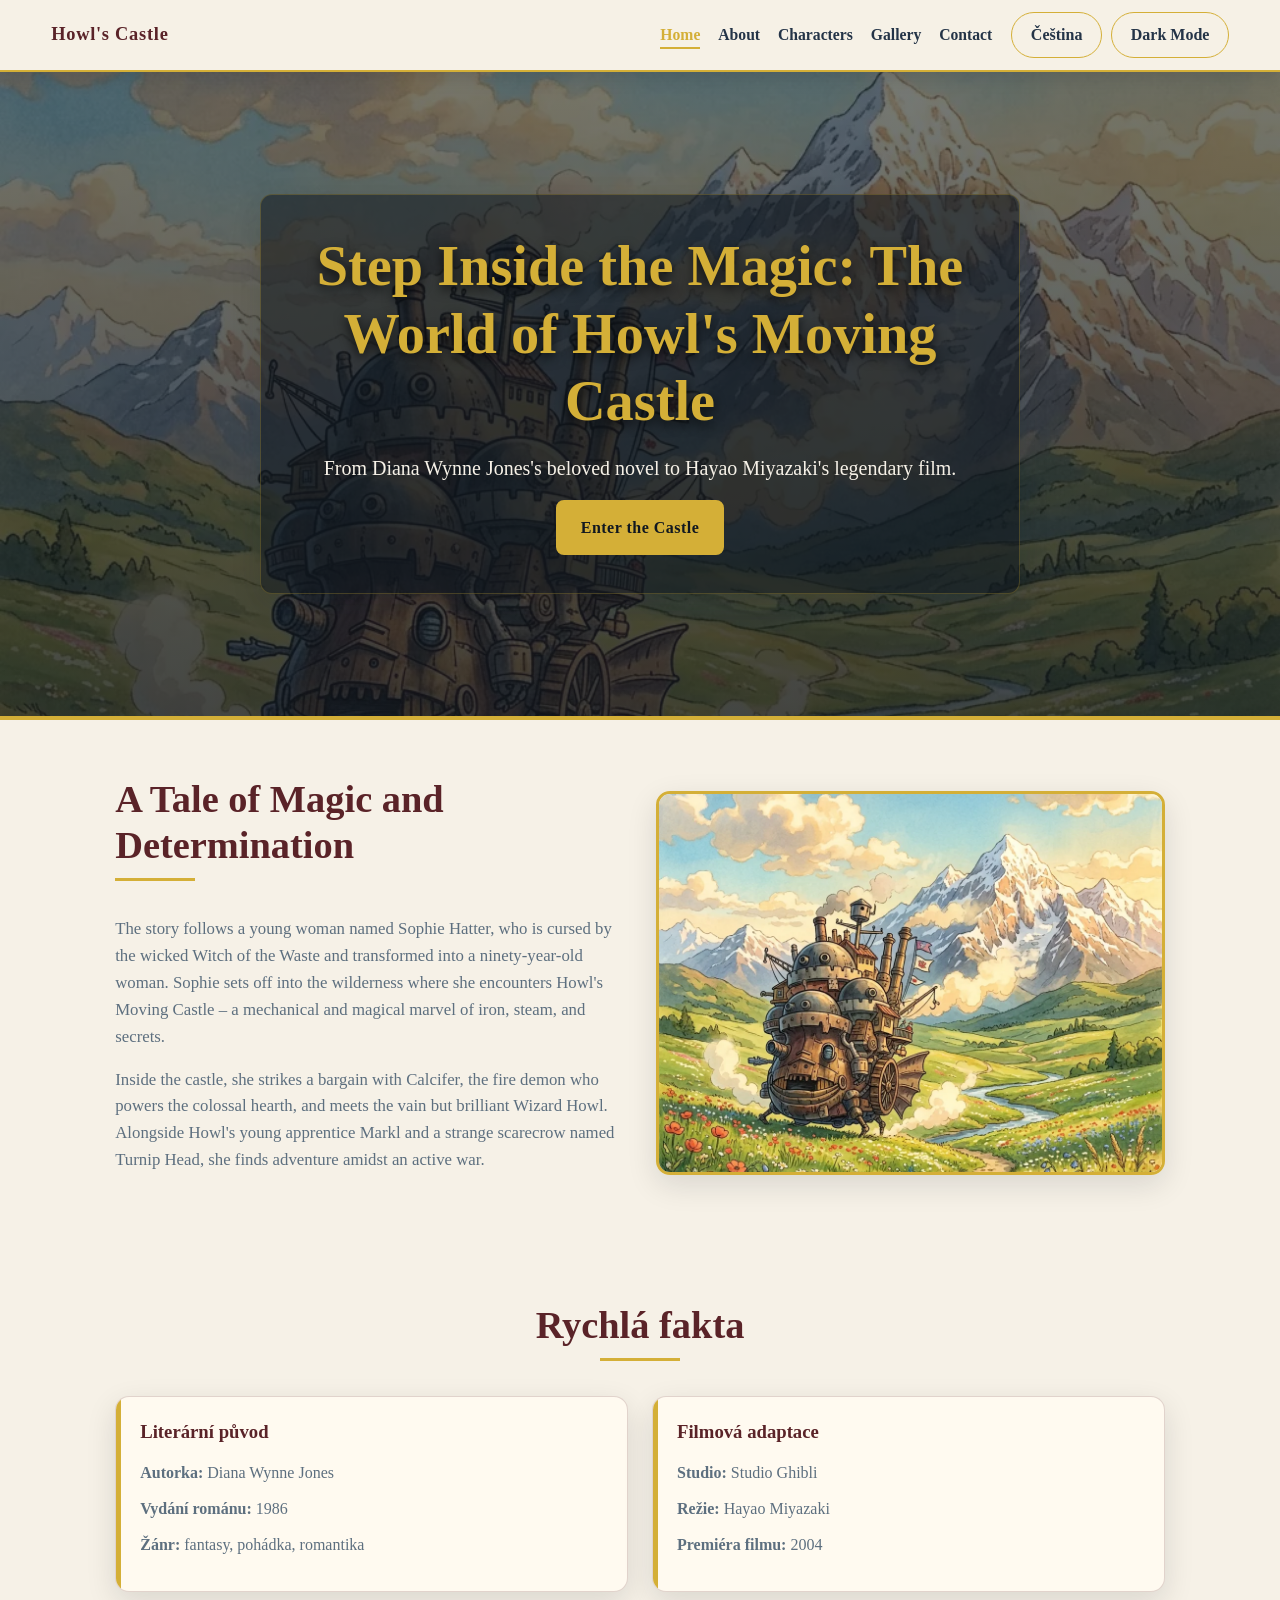
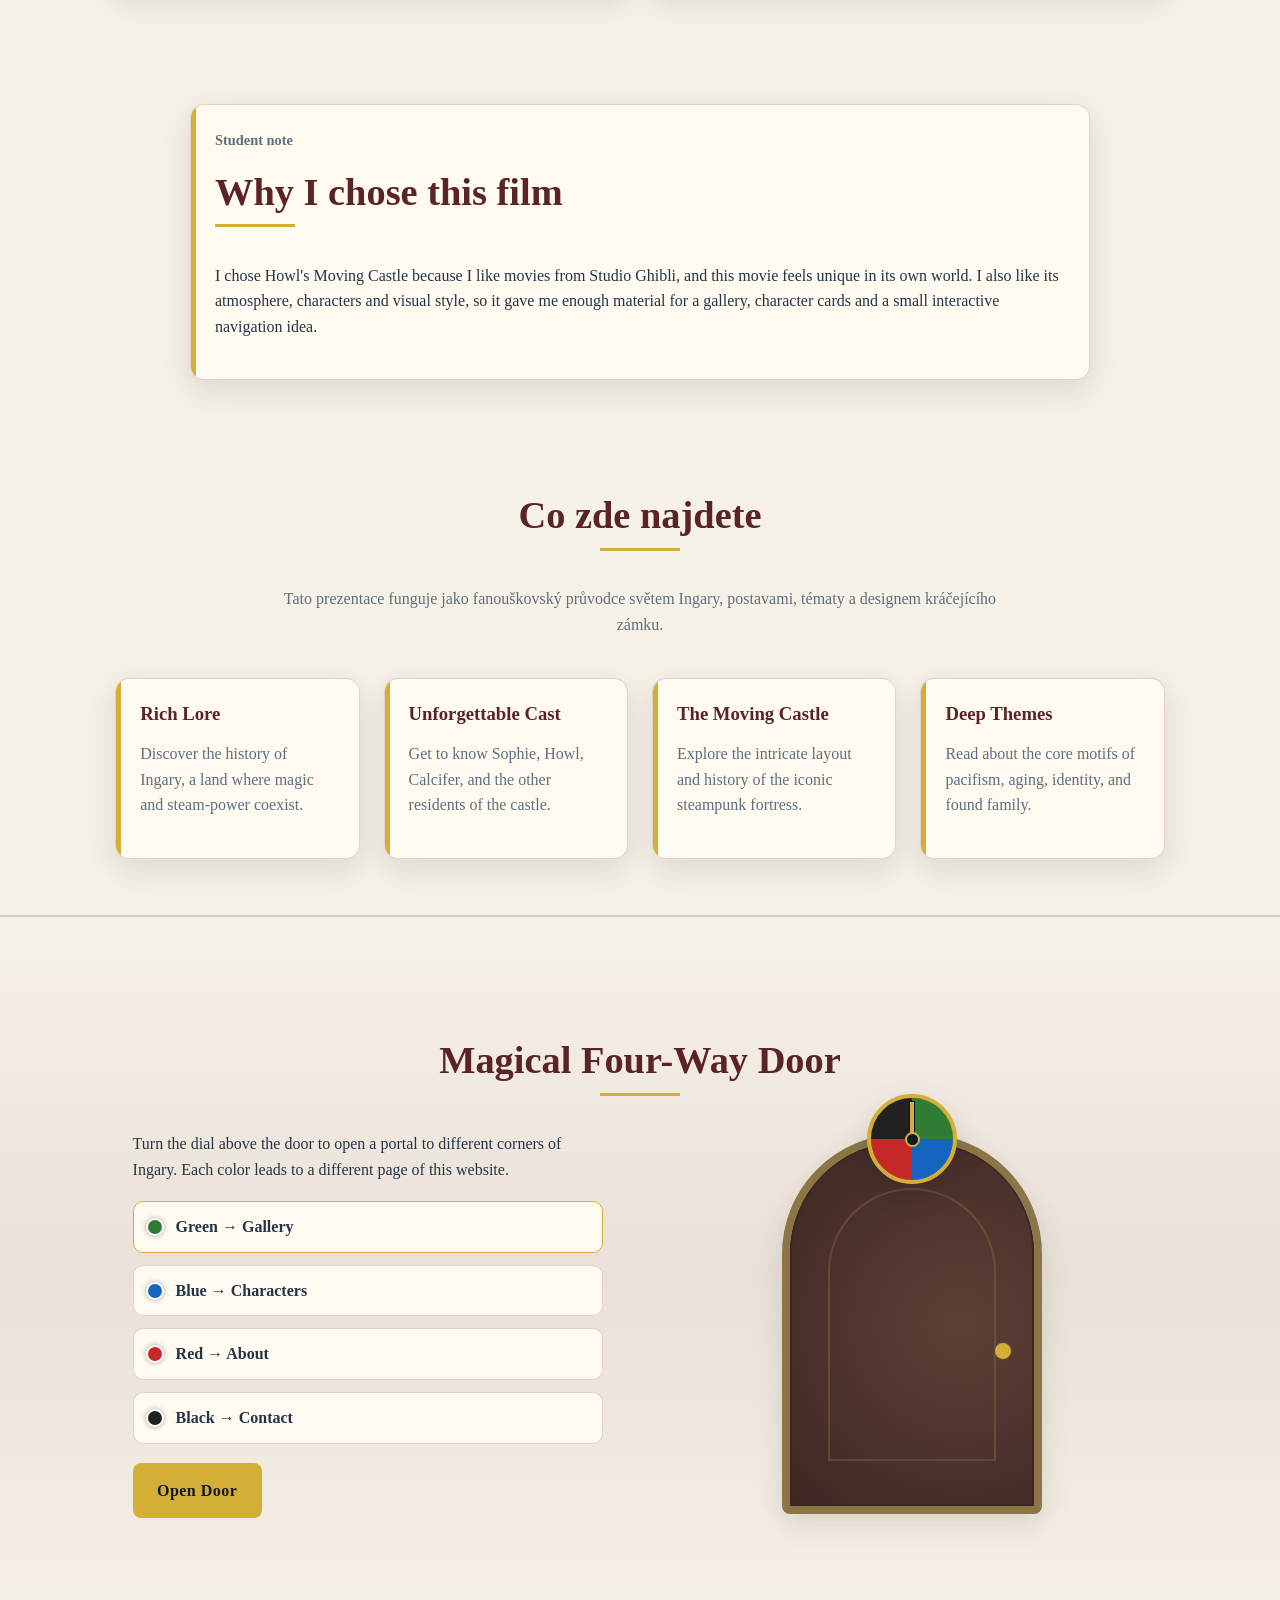
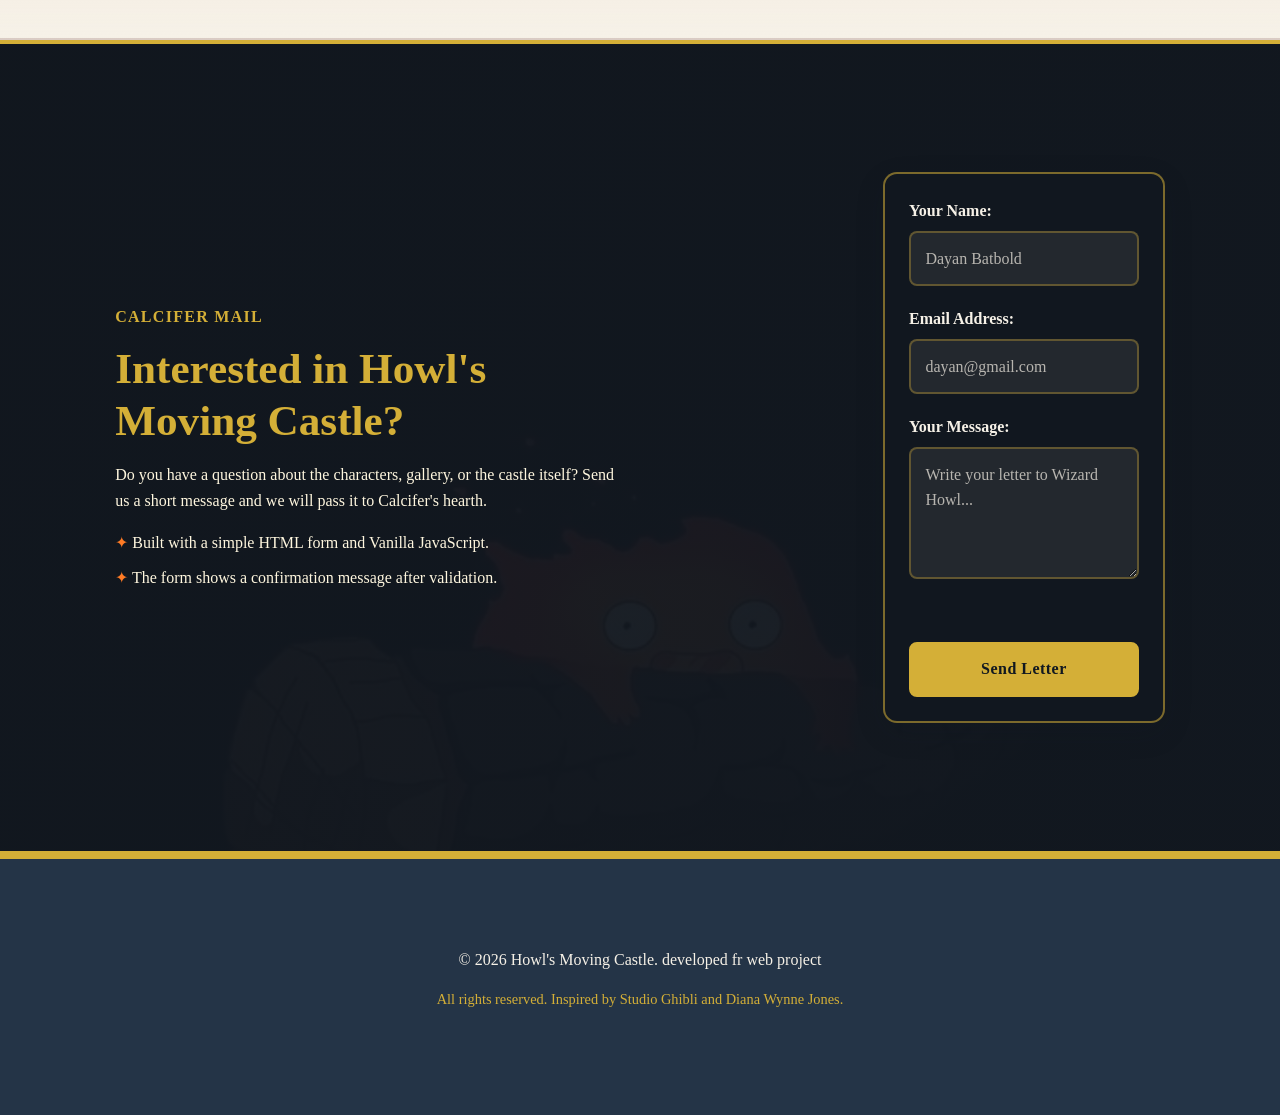
<file: index.html>
<!DOCTYPE html>

<html data-theme="light" lang="en">
<head>
<meta charset="utf-8"/>
<meta content="width=device-width, initial-scale=1.0" name="viewport"/>
<title>Howl's Moving Castle | Home</title>
<meta content="Explore the world of Howl's Moving Castle, its characters, themes, gallery and castle lore." name="description"/>
<meta content="#5a2328" name="theme-color"/>
<link href="https://tufgaming.github.io/howl/index.html" rel="canonical"/>
<meta content="Howlův kráčející zámek | Domovská stránka" property="og:title"/>
<meta content="Vstupte do světa kouzel a dobrodružství. Prozkoumejte Howlův kráčející zámek, postavy, galerii i témata příběhu." property="og:description"/>
<meta content="https://tufgaming.github.io/howl/images/hero_castle.webp" property="og:image"/>
<meta content="https://tufgaming.github.io/howl/index.html" property="og:url"/>
<meta content="website" property="og:type"/>
<meta content="en_US" property="og:locale"/>
<meta content="cs_CZ" property="og:locale:alternate"/>
<meta content="summary_large_image" name="twitter:card"/>
<meta content="Howlův kráčející zámek | Domovská stránka" name="twitter:title"/>
<meta content="Vstupte do světa kouzel a dobrodružství. Prozkoumejte Howlův kráčející zámek, postavy, galerii i témata příběhu." name="twitter:description"/>
<meta content="https://tufgaming.github.io/howl/images/hero_castle.webp" name="twitter:image"/>
<script type="application/ld+json">
  {
    "@context": "https://schema.org",
    "@type": "CreativeWork",
    "name": "Howl's Moving Castle: A Journey Through Ingary",
    "description": "Vstupte do světa kouzel a dobrodružství. Prozkoumejte Howlův kráčející zámek, postavy, galerii i témata příběhu.",
    "about": ["Howl's Moving Castle", "Diana Wynne Jones", "Studio Ghibli", "Hayao Miyazaki"],
    "inLanguage": ["cs", "en"],
    "image": "https://tufgaming.github.io/howl/images/hero_castle.webp",
    "url": "https://tufgaming.github.io/howl/index.html"
  }
  </script>
<link href="css/style.css" rel="stylesheet"/>
</head>
<body>
<div aria-hidden="true" class="star-background">
<div class="star"></div>
<div class="star"></div>
<div class="star"></div>
<div class="star"></div>
<div class="star"></div>
<div class="star"></div>
</div>
<a class="skip-link" href="#main-content">Skip to content</a>
<header class="navbar">
<div class="nav-container">
<div class="logo">
<a aria-label="Home page" href="index.html">
<span>Howl's Castle</span>
</a>
</div>
<button aria-controls="nav-menu" aria-expanded="false" aria-label="Open main menu" class="menu-toggle" id="menu-toggle">
<span class="hamburger-line"></span>
<span class="hamburger-line"></span>
<span class="hamburger-line"></span>
</button>
<nav aria-label="Main navigation" class="nav-menu" id="nav-menu">
<ul class="nav-list">
<li><a aria-current="page" class="nav-link active" data-i18n="nav_home" href="index.html">Home</a></li>
<li><a class="nav-link" data-i18n="nav_about" href="about.html">About</a></li>
<li><a class="nav-link" data-i18n="nav_characters" href="characters.html">Characters</a></li>
<li><a class="nav-link" data-i18n="nav_gallery" href="gallery.html">Gallery</a></li>
<li><a class="nav-link" data-i18n="nav_contact" href="contact.html">Contact</a></li>
</ul>
<div class="nav-controls">
<button aria-label="Switch language" class="control-btn" data-i18n="lang_toggle" id="lang-toggle">Čeština</button>
<button aria-label="Toggle dark or light mode" class="control-btn" data-i18n="theme_dark" id="theme-toggle">Dark Mode</button>
</div>
</nav>
</div>
</header>
<main id="main-content">
<section class="hero" id="hero-banner">
<div class="hero-content">
<h1 data-i18n="hero_title">Step Inside the Magic: The World of Howl's Moving Castle</h1>
<p data-i18n="hero_subtitle">From Diana Wynne Jones's beloved novel to Hayao Miyazaki's legendary film.</p>
<button class="cta-button" data-i18n="hero_cta" id="enter-castle-btn" onclick="document.getElementById('welcome').scrollIntoView({behavior: 'smooth'})">Enter the Castle</button>
</div>
</section>
<section class="container reveal" id="welcome">
<div class="welcome-section">
<div class="welcome-text">
<h2 class="section-title door-inline-title" data-i18n="welcome_title">A Tale of Magic and Determination</h2>
<p data-i18n="welcome_desc1">The story follows a young woman named Sophie Hatter, who is cursed by the wicked Witch of the Waste and transformed into a ninety-year-old woman. Sophie sets off into the wilderness where she encounters Howl's Moving Castle – a mechanical and magical marvel of iron, steam, and secrets.</p>
<p data-i18n="welcome_desc2">Inside the castle, she strikes a bargain with Calcifer, the fire demon who powers the colossal hearth, and meets the vain but brilliant Wizard Howl. Alongside Howl's young apprentice Markl and a strange scarecrow named Turnip Head, she finds adventure amidst an active war.</p>
</div>
<div class="welcome-img-wrapper">
<img alt="Howlův kráčející zámek v zeleném údolí pod horami" height="1024" loading="lazy" src="images/hero_castle.webp" width="1024"/>
</div>
</div>
</section>
<section aria-labelledby="fast-facts-title" class="container reveal">
<h2 class="section-title" id="fast-facts-title">Rychlá fakta</h2>
<div class="fact-grid">
<article class="card">
<h3>Literární původ</h3>
<ul class="fact-list">
<li><strong>Autorka:</strong> Diana Wynne Jones</li>
<li><strong>Vydání románu:</strong> 1986</li>
<li><strong>Žánr:</strong> fantasy, pohádka, romantika</li>
</ul>
</article>
<article class="card">
<h3>Filmová adaptace</h3>
<ul class="fact-list">
<li><strong>Studio:</strong> Studio Ghibli</li>
<li><strong>Režie:</strong> Hayao Miyazaki</li>
<li><strong>Premiéra filmu:</strong> 2004</li>
</ul>
</article>
</div>
</section>
<section aria-labelledby="project-note-title" class="container reveal">
<div class="card project-note">
<p class="comparison-meta" data-i18n="student_note_label">Student note</p>
<h2 class="section-title door-inline-title" data-i18n="student_note_title" id="project-note-title">Why I chose this film</h2>
<p data-i18n="student_note_text">I chose Howl's Moving Castle because I like movies from Studio Ghibli, and this movie feels unique in its own world. I also like its atmosphere, characters and visual style, so it gave me enough material for a gallery, character cards and a small interactive navigation idea.</p>
</div>
</section>
<section class="container reveal" id="features">
<h2 class="section-title">Co zde najdete</h2>
<p class="section-intro">Tato prezentace funguje jako fanouškovský průvodce světem Ingary, postavami, tématy a designem kráčejícího zámku.</p>
<div class="features-grid">
<article class="card">
<h3 data-i18n="feat_lore_title">Rich Lore</h3>
<p data-i18n="feat_lore_desc">Discover the history of Ingary, a land where magic and steam-power coexist.</p>
</article>
<article class="card">
<h3 data-i18n="feat_char_title">Unforgettable Cast</h3>
<p data-i18n="feat_char_desc">Get to know Sophie, Howl, Calcifer, and the other residents of the castle.</p>
</article>
<article class="card">
<h3 data-i18n="feat_castle_title">The Moving Castle</h3>
<p data-i18n="feat_castle_desc">Explore the intricate layout and history of the iconic steampunk fortress.</p>
</article>
<article class="card">
<h3 data-i18n="feat_themes_title">Deep Themes</h3>
<p data-i18n="feat_themes_desc">Read about the core motifs of pacifism, aging, identity, and found family.</p>
</article>
</div>
</section>
<section class="door-navigation-section reveal" id="door-widget">
<div class="container">
<h2 class="section-title" data-i18n="door_title">Magical Four-Way Door</h2>
<div class="door-container">
<div class="door-controls">
<p data-i18n="door_desc">Turn the dial above the door to open a portal to different corners of Ingary. Each color leads to a different page of this website.</p>
<div aria-label="Volba barvy portálu" class="color-indicator-list" role="group">
<button class="color-indicator-item active" data-color="green" type="button">
<span aria-hidden="true" class="color-dot green"></span>
<span data-i18n="door_color_green">Green → Gallery</span>
</button>
<button class="color-indicator-item" data-color="blue" type="button">
<span aria-hidden="true" class="color-dot blue"></span>
<span data-i18n="door_color_blue">Blue → Characters</span>
</button>
<button class="color-indicator-item" data-color="red" type="button">
<span aria-hidden="true" class="color-dot red"></span>
<span data-i18n="door_color_red">Red → About</span>
</button>
<button class="color-indicator-item" data-color="black" type="button">
<span aria-hidden="true" class="color-dot black"></span>
<span data-i18n="door_color_black">Black → Contact</span>
</button>
</div>
<button class="cta-button" data-i18n="door_open_btn" id="door-open-btn">Open Door</button>
</div>
<div aria-label="Interaktivní magické dveře" class="door-visual" id="door-visual">
<div class="door-dial-wrapper">
<div class="dial-sectors"></div>
<div class="dial-pointer" id="dial-pointer"></div>
<div class="dial-center"></div>
</div>
<div class="door-frame">
<div class="portal-glow" id="portal-glow">Galerie</div>
<div class="door-panel" title="Kliknutím otevřete dveře">
<div aria-label="Klika dveří - kliknutím otevřete" class="door-knob" role="button" tabindex="0"></div>
</div>
</div>
</div>
</div>
</div>
</section>
<section aria-labelledby="bottom-contact-title" class="bottom-contact-section reveal">
<div class="container">
<div class="bottom-contact-wrapper">
<div class="bottom-contact-text">
<span class="eyebrow" data-i18n="bottom_contact_eyebrow">Calcifer Mail</span>
<h2 data-i18n="bottom_contact_title" id="bottom-contact-title">Interested in Howl's Moving Castle?</h2>
<p data-i18n="bottom_contact_intro">Do you have a question about the characters, gallery, or the castle itself? Send us a short message and we will pass it to Calcifer's hearth.</p>
<ul class="bottom-contact-points">
<li data-i18n="bottom_contact_point_1">Built with a simple HTML form and Vanilla JavaScript.</li>
<li data-i18n="bottom_contact_point_2">The form shows a confirmation message after validation.</li>
</ul>
</div>
<form class="bottom-contact-form js-mini-contact-form" novalidate="">
<div class="form-group">
<label class="form-label" data-i18n="contact_label_name" for="bottom-name">Your Name:</label>
<input class="form-control" data-i18n="contact_placeholder_name" id="bottom-name" name="mini-name" placeholder="Dayan Batbold" type="text"/>
<span class="form-error-msg" data-i18n="contact_error_name" id="bottom-error-name">Please enter your name (at least 2 characters).</span>
</div>
<div class="form-group">
<label class="form-label" data-i18n="contact_label_email" for="bottom-email">Email Address:</label>
<input class="form-control" data-i18n="contact_placeholder_email" id="bottom-email" name="mini-email" placeholder="dayan@gmail.com" type="email"/>
<span class="form-error-msg" data-i18n="contact_error_email" id="bottom-error-email">Please enter a valid email address.</span>
</div>
<div class="form-group">
<label class="form-label" data-i18n="contact_label_message" for="bottom-message">Your Message:</label>
<textarea class="form-control" data-i18n="contact_placeholder_message" id="bottom-message" name="mini-message" placeholder="Write your letter to Wizard Howl..." rows="4"></textarea>
<span class="form-error-msg" data-i18n="contact_error_message" id="bottom-error-message">Message must be at least 10 characters long.</span>
</div>
<p aria-live="polite" class="mini-form-status"></p>
<button class="cta-button full-width" data-i18n="contact_submit" type="submit">Send Letter</button>
</form>
</div>
</div>
</section>
</main>
<footer class="footer">
<div class="container">
<p data-i18n="footer_copy">© 2026 Howl's Moving Castle. developed fr web project</p>
<p class="footer-credits" data-i18n="footer_rights">All rights reserved. Inspired by Studio Ghibli and Diana Wynne Jones.</p>
</div>
</footer>
<button aria-label="Back to top" class="back-to-top" id="back-to-top">
<span aria-hidden="true" class="back-to-top-arrow"></span>
</button>
<script defer="" src="js/translations.js"></script>
<script defer="" src="js/script.js"></script>
</body>
</html>
</file>
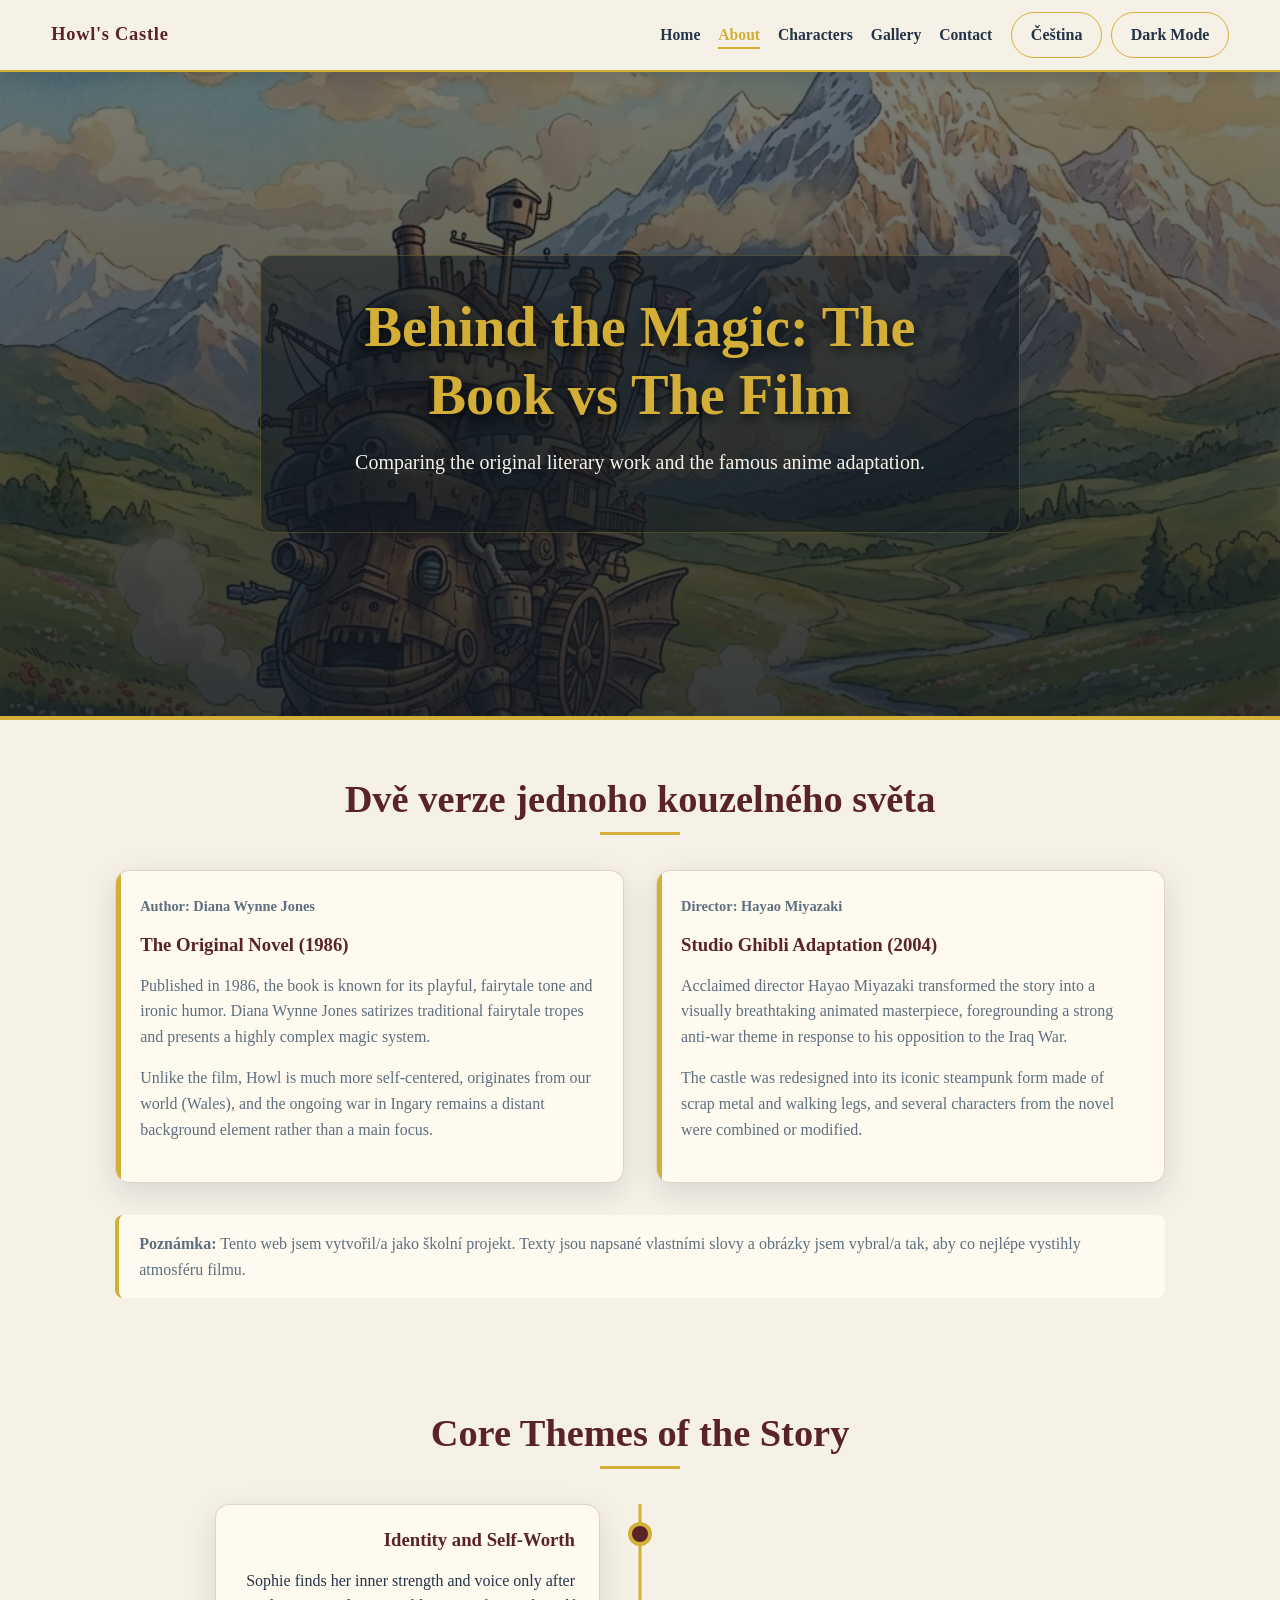
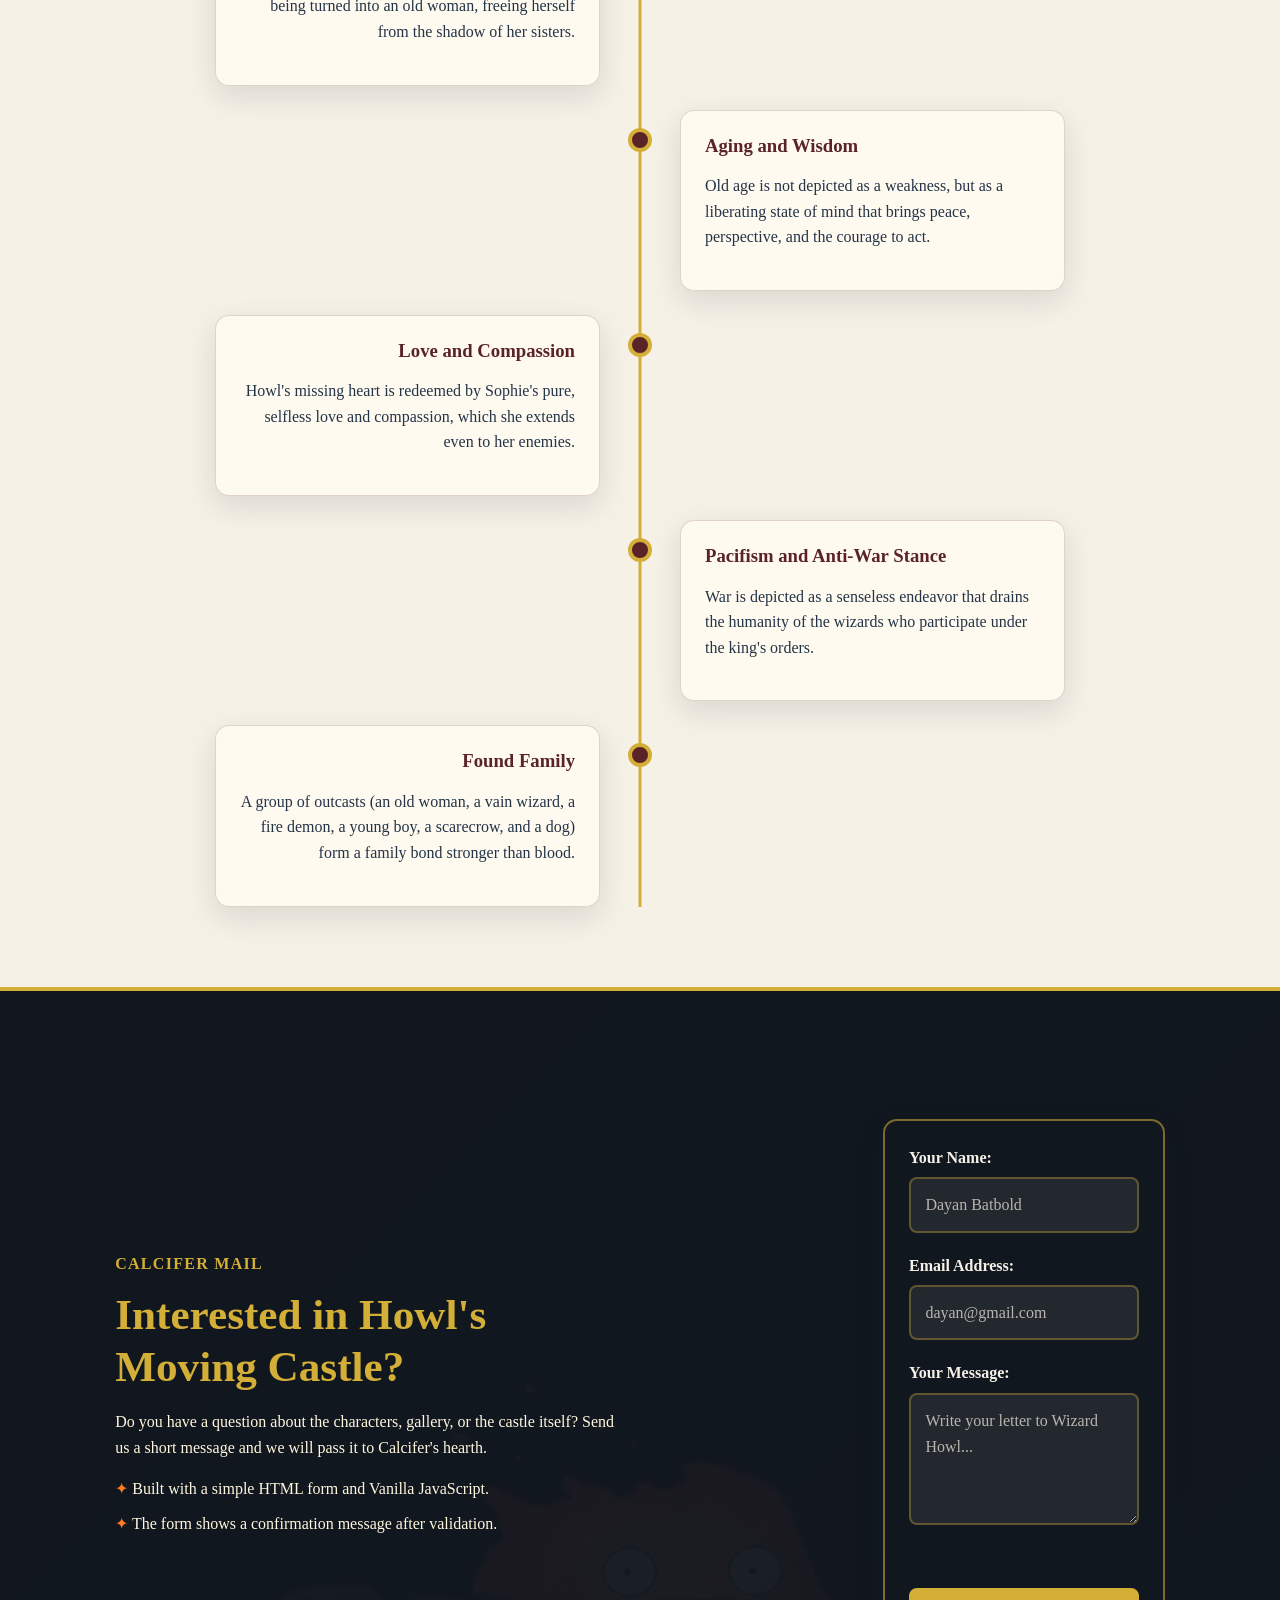
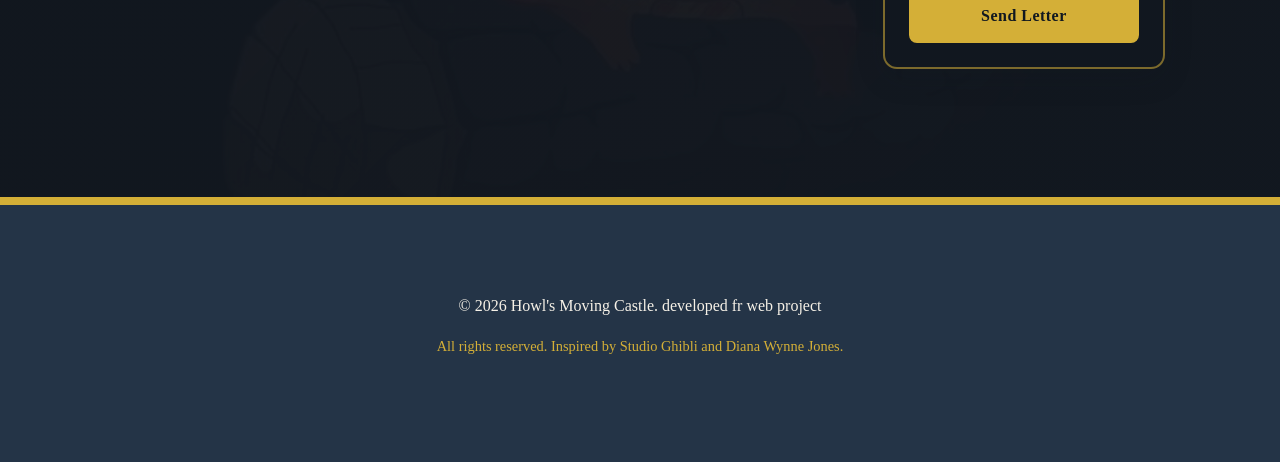
<file: about.html>
<!DOCTYPE html>

<html data-theme="light" lang="en">
<head>
<meta charset="utf-8"/>
<meta content="width=device-width, initial-scale=1.0" name="viewport"/>
<title>About | Howl's Moving Castle</title>
<meta content="A simple comparison of the original novel and the Studio Ghibli film adaptation." name="description"/>
<meta content="#5a2328" name="theme-color"/>
<link href="https://tufgaming.github.io/howl/about.html" rel="canonical"/>
<meta content="O díle | Howlův kráčející zámek" property="og:title"/>
<meta content="Porovnání původního románu Diany Wynne Jones a filmové adaptace Studia Ghibli od Hayaa Miyazakiho." property="og:description"/>
<meta content="https://tufgaming.github.io/howl/images/hero_castle.webp" property="og:image"/>
<meta content="https://tufgaming.github.io/howl/about.html" property="og:url"/>
<meta content="website" property="og:type"/>
<meta content="en_US" property="og:locale"/>
<meta content="cs_CZ" property="og:locale:alternate"/>
<meta content="summary_large_image" name="twitter:card"/>
<meta content="O díle | Howlův kráčející zámek" name="twitter:title"/>
<meta content="Porovnání původního románu Diany Wynne Jones a filmové adaptace Studia Ghibli od Hayaa Miyazakiho." name="twitter:description"/>
<meta content="https://tufgaming.github.io/howl/images/hero_castle.webp" name="twitter:image"/>
<script type="application/ld+json">
  {
    "@context": "https://schema.org",
    "@type": "CreativeWork",
    "name": "Howl's Moving Castle: A Journey Through Ingary",
    "description": "Porovnání původního románu Diany Wynne Jones a filmové adaptace Studia Ghibli od Hayaa Miyazakiho.",
    "about": ["Howl's Moving Castle", "Diana Wynne Jones", "Studio Ghibli", "Hayao Miyazaki"],
    "inLanguage": ["cs", "en"],
    "image": "https://tufgaming.github.io/howl/images/hero_castle.webp",
    "url": "https://tufgaming.github.io/howl/about.html"
  }
  </script>
<link href="css/style.css" rel="stylesheet"/>
</head>
<body>
<div aria-hidden="true" class="star-background">
<div class="star"></div>
<div class="star"></div>
<div class="star"></div>
<div class="star"></div>
<div class="star"></div>
<div class="star"></div>
</div>
<a class="skip-link" href="#main-content">Skip to content</a>
<header class="navbar">
<div class="nav-container">
<div class="logo">
<a aria-label="Home page" href="index.html">
<span>Howl's Castle</span>
</a>
</div>
<button aria-controls="nav-menu" aria-expanded="false" aria-label="Open main menu" class="menu-toggle" id="menu-toggle">
<span class="hamburger-line"></span>
<span class="hamburger-line"></span>
<span class="hamburger-line"></span>
</button>
<nav aria-label="Main navigation" class="nav-menu" id="nav-menu">
<ul class="nav-list">
<li><a class="nav-link" data-i18n="nav_home" href="index.html">Home</a></li>
<li><a aria-current="page" class="nav-link active" data-i18n="nav_about" href="about.html">About</a></li>
<li><a class="nav-link" data-i18n="nav_characters" href="characters.html">Characters</a></li>
<li><a class="nav-link" data-i18n="nav_gallery" href="gallery.html">Gallery</a></li>
<li><a class="nav-link" data-i18n="nav_contact" href="contact.html">Contact</a></li>
</ul>
<div class="nav-controls">
<button aria-label="Switch language" class="control-btn" data-i18n="lang_toggle" id="lang-toggle">Čeština</button>
<button aria-label="Toggle dark or light mode" class="control-btn" data-i18n="theme_dark" id="theme-toggle">Dark Mode</button>
</div>
</nav>
</div>
</header>
<main id="main-content">
<section class="hero page-hero">
<div class="hero-content">
<h1 data-i18n="about_hero_title">Behind the Magic: The Book vs The Film</h1>
<p data-i18n="about_hero_subtitle">Comparing the original literary work and the famous anime adaptation.</p>
</div>
</section>
<section aria-labelledby="comparison-title" class="container reveal">
<h2 class="section-title" id="comparison-title">Dvě verze jednoho kouzelného světa</h2>
<div class="about-comparison-grid">
<article class="card">
<p class="comparison-meta" data-i18n="about_novel_author">Author: Diana Wynne Jones</p>
<h3 data-i18n="about_novel_title">The Original Novel (1986)</h3>
<p data-i18n="about_novel_p1">Published in 1986, the book is known for its playful, fairytale tone and ironic humor. Diana Wynne Jones satirizes traditional fairytale tropes and presents a highly complex magic system.</p>
<p data-i18n="about_novel_p2">Unlike the film, Howl is much more self-centered, originates from our world (Wales), and the ongoing war in Ingary remains a distant background element rather than a main focus.</p>
</article>
<article class="card">
<p class="comparison-meta" data-i18n="about_ghibli_director">Director: Hayao Miyazaki</p>
<h3 data-i18n="about_ghibli_title">Studio Ghibli Adaptation (2004)</h3>
<p data-i18n="about_ghibli_p1">Acclaimed director Hayao Miyazaki transformed the story into a visually breathtaking animated masterpiece, foregrounding a strong anti-war theme in response to his opposition to the Iraq War.</p>
<p data-i18n="about_ghibli_p2">The castle was redesigned into its iconic steampunk form made of scrap metal and walking legs, and several characters from the novel were combined or modified.</p>
</article>
</div>
<div class="source-note">
<strong>Poznámka:</strong> Tento web jsem vytvořil/a jako školní projekt. Texty jsou napsané vlastními slovy a obrázky jsem vybral/a tak, aby co nejlépe vystihly atmosféru filmu.
      </div>
</section>
<section aria-labelledby="themes-title" class="container reveal">
<h2 class="section-title" data-i18n="themes_title" id="themes-title">Core Themes of the Story</h2>
<div class="timeline">
<article class="timeline-item">
<div class="timeline-dot"></div>
<div class="timeline-content">
<h3 data-i18n="theme_1_title">Identity and Self-Worth</h3>
<p data-i18n="theme_1_desc">Sophie finds her inner strength and voice only after being turned into an old woman, freeing herself from the shadow of her sisters.</p>
</div>
</article>
<article class="timeline-item">
<div class="timeline-dot"></div>
<div class="timeline-content">
<h3 data-i18n="theme_2_title">Aging and Wisdom</h3>
<p data-i18n="theme_2_desc">Old age is not depicted as a weakness, but as a liberating state of mind that brings peace, perspective, and the courage to act.</p>
</div>
</article>
<article class="timeline-item">
<div class="timeline-dot"></div>
<div class="timeline-content">
<h3 data-i18n="theme_3_title">Love and Compassion</h3>
<p data-i18n="theme_3_desc">Howl's missing heart is redeemed by Sophie's pure, selfless love and compassion, which she extends even to her enemies.</p>
</div>
</article>
<article class="timeline-item">
<div class="timeline-dot"></div>
<div class="timeline-content">
<h3 data-i18n="theme_4_title">Pacifism and Anti-War Stance</h3>
<p data-i18n="theme_4_desc">War is depicted as a senseless endeavor that drains the humanity of the wizards who participate under the king's orders.</p>
</div>
</article>
<article class="timeline-item">
<div class="timeline-dot"></div>
<div class="timeline-content">
<h3 data-i18n="theme_5_title">Found Family</h3>
<p data-i18n="theme_5_desc">A group of outcasts (an old woman, a vain wizard, a fire demon, a young boy, a scarecrow, and a dog) form a family bond stronger than blood.</p>
</div>
</article>
</div>
</section>
<section aria-labelledby="bottom-contact-title" class="bottom-contact-section reveal">
<div class="container">
<div class="bottom-contact-wrapper">
<div class="bottom-contact-text">
<span class="eyebrow" data-i18n="bottom_contact_eyebrow">Calcifer Mail</span>
<h2 data-i18n="bottom_contact_title" id="bottom-contact-title">Interested in Howl's Moving Castle?</h2>
<p data-i18n="bottom_contact_intro">Do you have a question about the characters, gallery, or the castle itself? Send us a short message and we will pass it to Calcifer's hearth.</p>
<ul class="bottom-contact-points">
<li data-i18n="bottom_contact_point_1">Built with a simple HTML form and Vanilla JavaScript.</li>
<li data-i18n="bottom_contact_point_2">The form shows a confirmation message after validation.</li>
</ul>
</div>
<form class="bottom-contact-form js-mini-contact-form" novalidate="">
<div class="form-group">
<label class="form-label" data-i18n="contact_label_name" for="bottom-name">Your Name:</label>
<input class="form-control" data-i18n="contact_placeholder_name" id="bottom-name" name="mini-name" placeholder="Dayan Batbold" type="text"/>
<span class="form-error-msg" data-i18n="contact_error_name" id="bottom-error-name">Please enter your name (at least 2 characters).</span>
</div>
<div class="form-group">
<label class="form-label" data-i18n="contact_label_email" for="bottom-email">Email Address:</label>
<input class="form-control" data-i18n="contact_placeholder_email" id="bottom-email" name="mini-email" placeholder="dayan@gmail.com" type="email"/>
<span class="form-error-msg" data-i18n="contact_error_email" id="bottom-error-email">Please enter a valid email address.</span>
</div>
<div class="form-group">
<label class="form-label" data-i18n="contact_label_message" for="bottom-message">Your Message:</label>
<textarea class="form-control" data-i18n="contact_placeholder_message" id="bottom-message" name="mini-message" placeholder="Write your letter to Wizard Howl..." rows="4"></textarea>
<span class="form-error-msg" data-i18n="contact_error_message" id="bottom-error-message">Message must be at least 10 characters long.</span>
</div>
<p aria-live="polite" class="mini-form-status"></p>
<button class="cta-button full-width" data-i18n="contact_submit" type="submit">Send Letter</button>
</form>
</div>
</div>
</section>
</main>
<footer class="footer">
<div class="container">
<p data-i18n="footer_copy">© 2026 Howl's Moving Castle. developed fr web project</p>
<p class="footer-credits" data-i18n="footer_rights">All rights reserved. Inspired by Studio Ghibli and Diana Wynne Jones.</p>
</div>
</footer>
<button aria-label="Back to top" class="back-to-top" id="back-to-top">
<span aria-hidden="true" class="back-to-top-arrow"></span>
</button>
<script defer="" src="js/translations.js"></script>
<script defer="" src="js/script.js"></script>
</body>
</html>
</file>
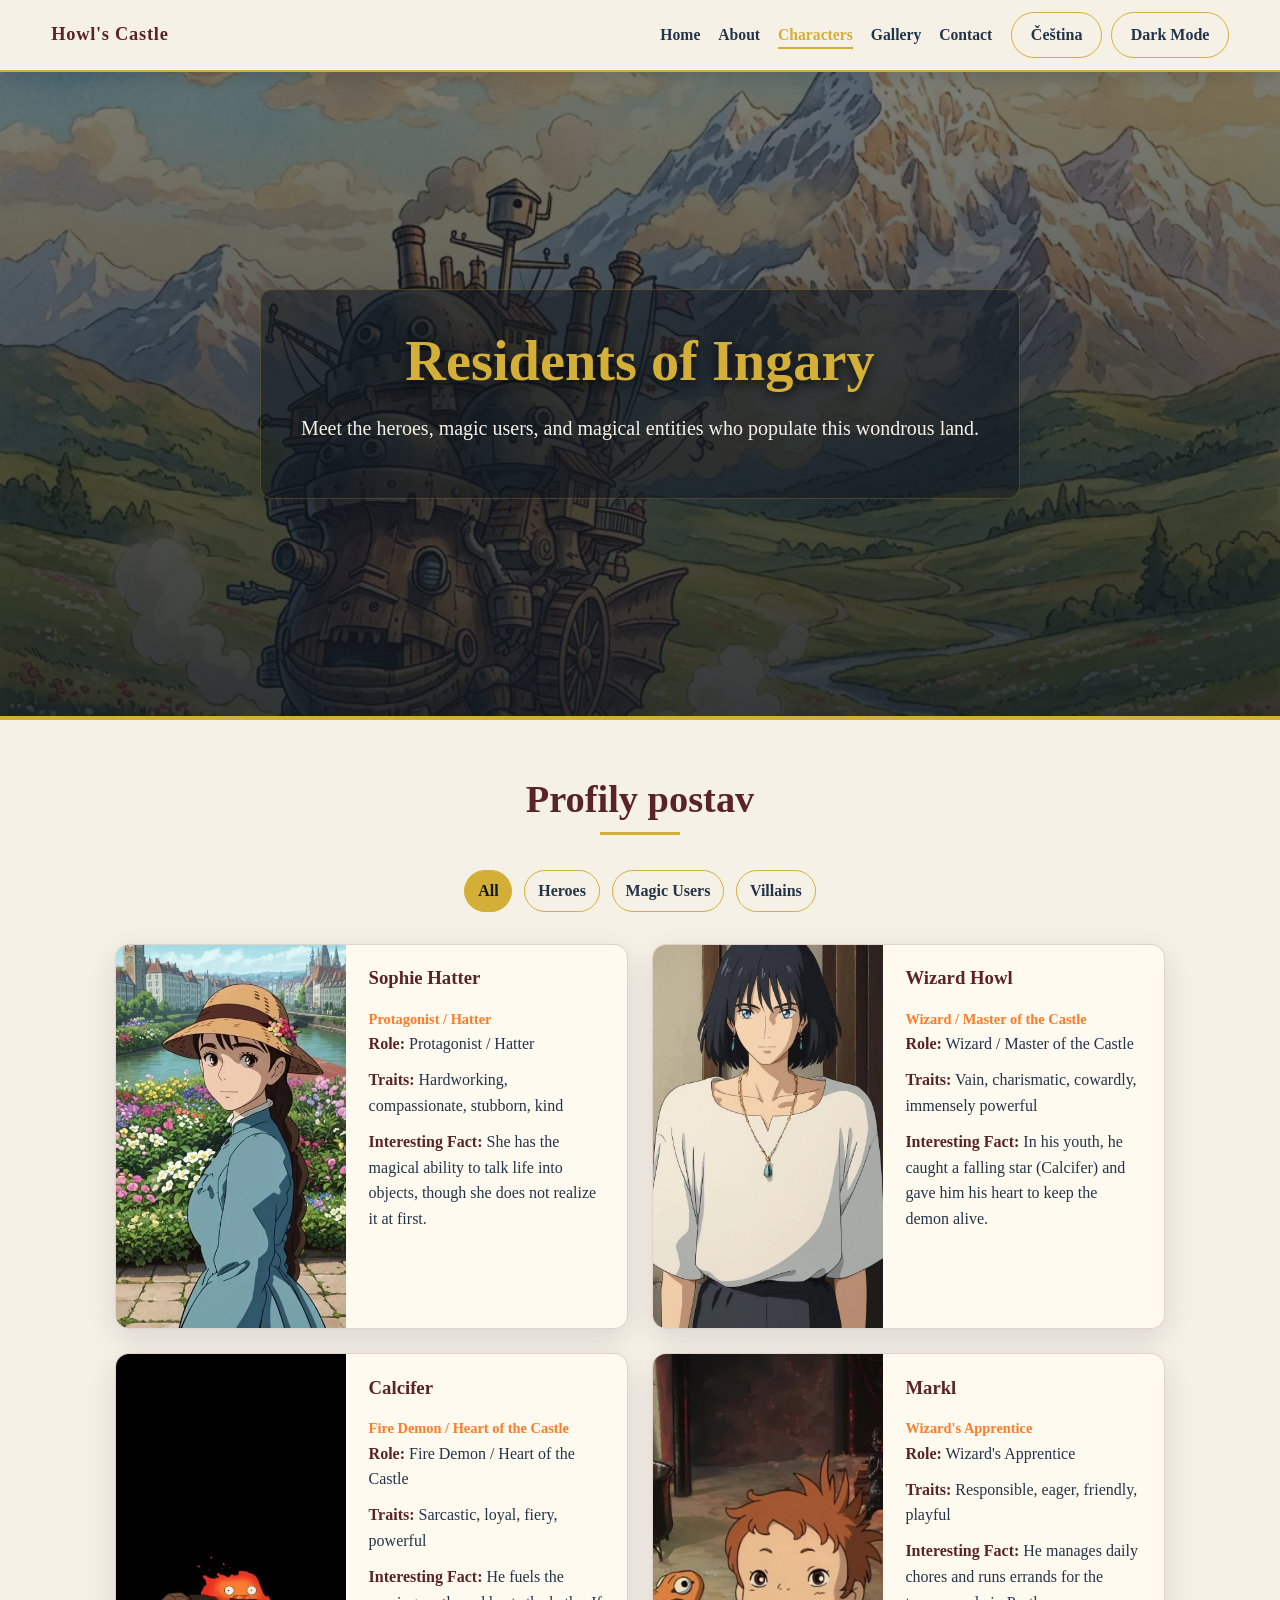
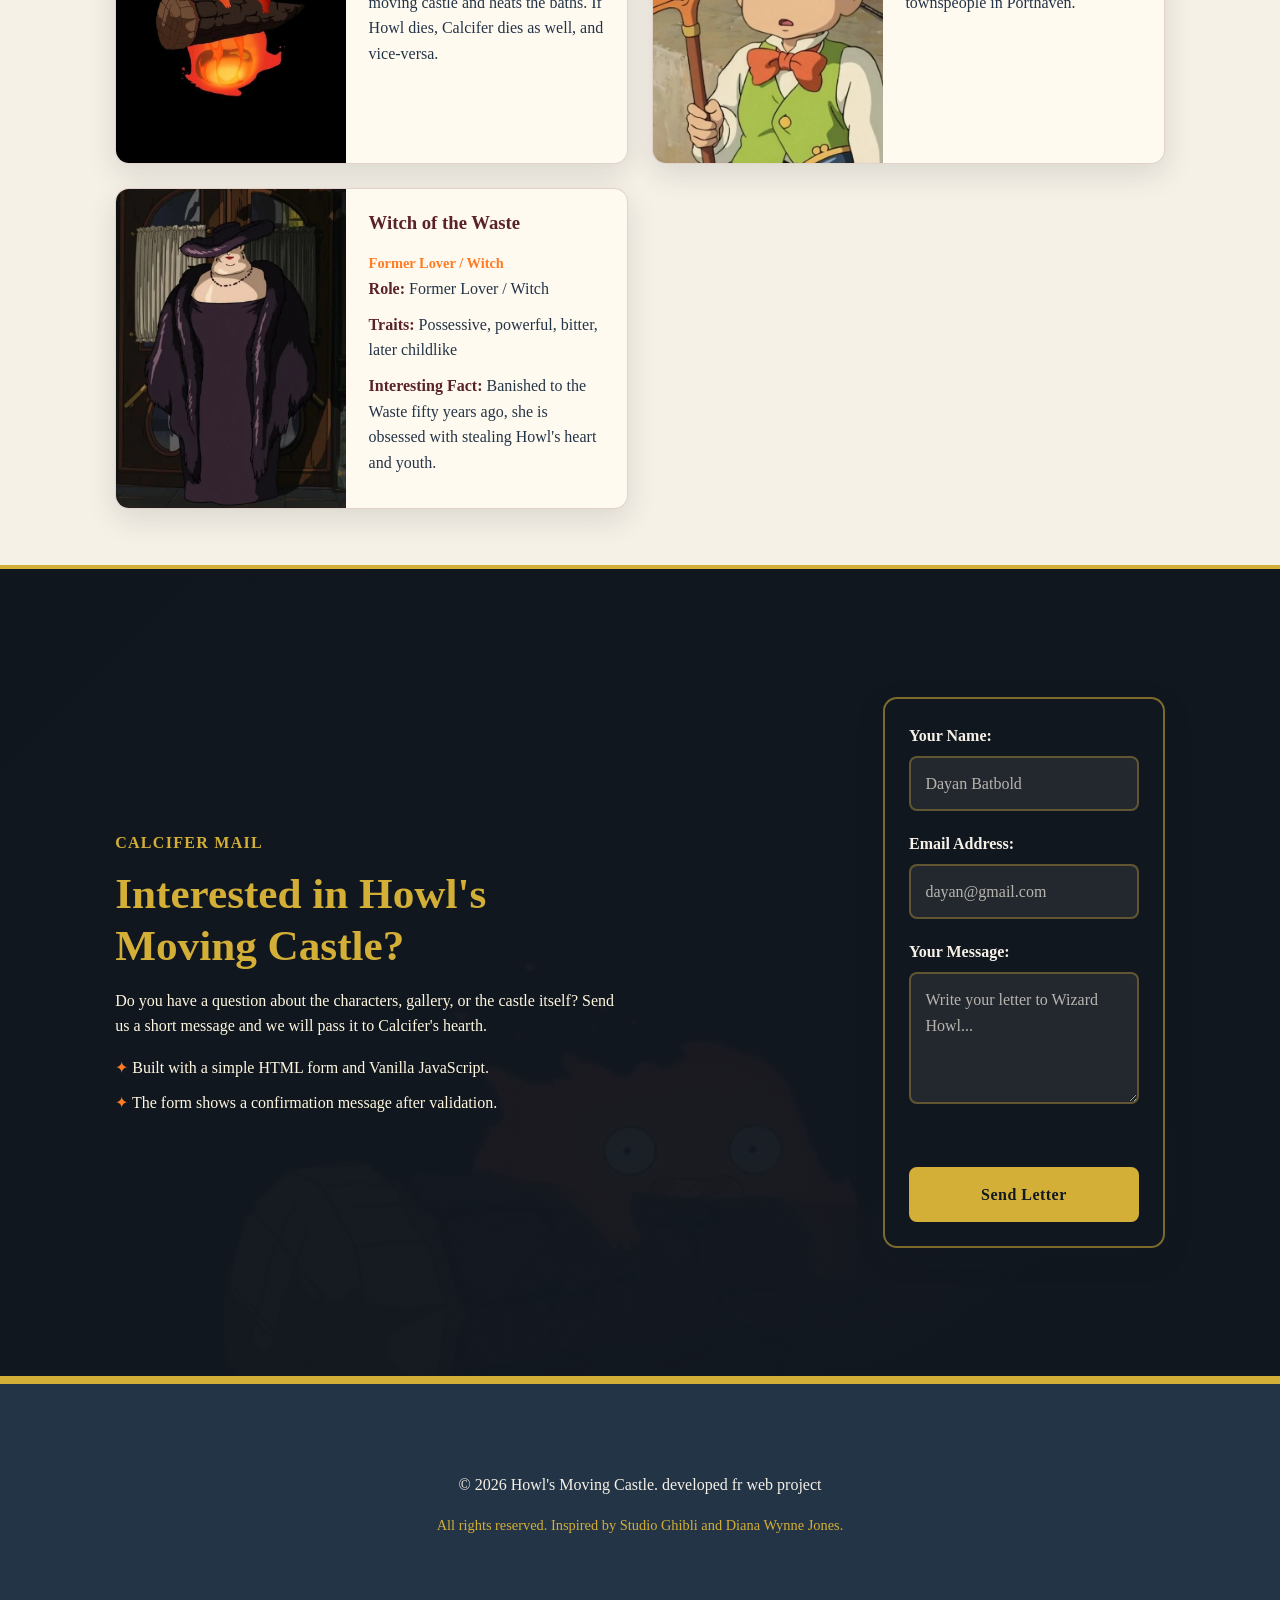
<file: characters.html>
<!DOCTYPE html>

<html data-theme="light" lang="en">
<head>
<meta charset="utf-8"/>
<meta content="width=device-width, initial-scale=1.0" name="viewport"/>
<title>Characters | Howl's Moving Castle</title>
<meta content="Character profiles for Sophie, Howl, Calcifer, Markl and the Witch of the Waste." name="description"/>
<meta content="#5a2328" name="theme-color"/>
<link href="https://tufgaming.github.io/howl/characters.html" rel="canonical"/>
<meta content="Postavy | Howlův kráčející zámek" property="og:title"/>
<meta content="Profily hlavních postav ze světa Howlova kráčejícího zámku: Sophie, Howl, Calcifer, Markl a Ježibaba z Pustiny." property="og:description"/>
<meta content="https://tufgaming.github.io/howl/images/sophie.webp" property="og:image"/>
<meta content="https://tufgaming.github.io/howl/characters.html" property="og:url"/>
<meta content="website" property="og:type"/>
<meta content="en_US" property="og:locale"/>
<meta content="cs_CZ" property="og:locale:alternate"/>
<meta content="summary_large_image" name="twitter:card"/>
<meta content="Postavy | Howlův kráčející zámek" name="twitter:title"/>
<meta content="Profily hlavních postav ze světa Howlova kráčejícího zámku: Sophie, Howl, Calcifer, Markl a Ježibaba z Pustiny." name="twitter:description"/>
<meta content="https://tufgaming.github.io/howl/images/sophie.webp" name="twitter:image"/>
<script type="application/ld+json">
  {
    "@context": "https://schema.org",
    "@type": "CreativeWork",
    "name": "Howl's Moving Castle: A Journey Through Ingary",
    "description": "Profily hlavních postav ze světa Howlova kráčejícího zámku: Sophie, Howl, Calcifer, Markl a Ježibaba z Pustiny.",
    "about": ["Howl's Moving Castle", "Diana Wynne Jones", "Studio Ghibli", "Hayao Miyazaki"],
    "inLanguage": ["cs", "en"],
    "image": "https://tufgaming.github.io/howl/images/sophie.webp",
    "url": "https://tufgaming.github.io/howl/characters.html"
  }
  </script>
<link href="css/style.css" rel="stylesheet"/>
</head>
<body>
<div aria-hidden="true" class="star-background">
<div class="star"></div>
<div class="star"></div>
<div class="star"></div>
<div class="star"></div>
<div class="star"></div>
<div class="star"></div>
</div>
<a class="skip-link" href="#main-content">Skip to content</a>
<header class="navbar">
<div class="nav-container">
<div class="logo">
<a aria-label="Home page" href="index.html">
<span>Howl's Castle</span>
</a>
</div>
<button aria-controls="nav-menu" aria-expanded="false" aria-label="Open main menu" class="menu-toggle" id="menu-toggle">
<span class="hamburger-line"></span>
<span class="hamburger-line"></span>
<span class="hamburger-line"></span>
</button>
<nav aria-label="Main navigation" class="nav-menu" id="nav-menu">
<ul class="nav-list">
<li><a class="nav-link" data-i18n="nav_home" href="index.html">Home</a></li>
<li><a class="nav-link" data-i18n="nav_about" href="about.html">About</a></li>
<li><a aria-current="page" class="nav-link active" data-i18n="nav_characters" href="characters.html">Characters</a></li>
<li><a class="nav-link" data-i18n="nav_gallery" href="gallery.html">Gallery</a></li>
<li><a class="nav-link" data-i18n="nav_contact" href="contact.html">Contact</a></li>
</ul>
<div class="nav-controls">
<button aria-label="Switch language" class="control-btn" data-i18n="lang_toggle" id="lang-toggle">Čeština</button>
<button aria-label="Toggle dark or light mode" class="control-btn" data-i18n="theme_dark" id="theme-toggle">Dark Mode</button>
</div>
</nav>
</div>
</header>
<main id="main-content">
<section class="hero page-hero">
<div class="hero-content">
<h1 data-i18n="char_hero_title">Residents of Ingary</h1>
<p data-i18n="char_hero_subtitle">Meet the heroes, magic users, and magical entities who populate this wondrous land.</p>
</div>
</section>
<section aria-labelledby="character-title" class="container reveal">
<h2 class="section-title" id="character-title">Profily postav</h2>
<div aria-label="Filtrování postav" class="filter-bar character-filters" role="group">
<button class="filter-btn active" data-filter="all" data-i18n="char_filter_all" type="button">All</button>
<button class="filter-btn" data-filter="heroes" data-i18n="char_filter_heroes" type="button">Heroes</button>
<button class="filter-btn" data-filter="magic" data-i18n="char_filter_magic" type="button">Magic Users</button>
<button class="filter-btn" data-filter="villains" data-i18n="char_filter_villains" type="button">Villains</button>
</div>
<div class="characters-grid">
<article class="character-card" data-category="heroes">
<div class="character-img-container">
<img alt="Sophie Hatterová ve svém kloboučnictví" class="character-img" data-i18n-alt="gallery_alt_sophie" height="1024" loading="lazy" src="images/sophie.webp" width="1024"/>
</div>
<div class="character-info">
<div>
<h3>Sophie Hatter</h3>
<span class="character-role-tag" data-i18n="sophie_role">Protagonist / Hatter</span>
<ul class="character-details">
<li><strong data-i18n="card_label_role">Role:</strong> <span data-i18n="sophie_role">Protagonist / Hatter</span></li>
<li><strong data-i18n="card_label_traits">Traits:</strong> <span data-i18n="sophie_traits">Hardworking, compassionate, stubborn, kind</span></li>
<li><strong data-i18n="card_label_facts">Interesting Fact:</strong> <span data-i18n="sophie_facts">She has the magical ability to talk life into objects, though she does not realize it at first.</span></li>
</ul>
</div>
</div>
</article>
<article class="character-card" data-category="heroes magic">
<div class="character-img-container">
<img alt="Čaroděj Howl v magické pracovně" class="character-img" data-i18n-alt="gallery_alt_howl" height="1024" loading="lazy" src="images/howl.webp" width="1024"/>
</div>
<div class="character-info">
<div>
<h3>Wizard Howl</h3>
<span class="character-role-tag" data-i18n="howl_role">Wizard / Master of the Castle</span>
<ul class="character-details">
<li><strong data-i18n="card_label_role">Role:</strong> <span data-i18n="howl_role">Wizard / Master of the Castle</span></li>
<li><strong data-i18n="card_label_traits">Traits:</strong> <span data-i18n="howl_traits">Vain, charismatic, cowardly, immensely powerful</span></li>
<li><strong data-i18n="card_label_facts">Interesting Fact:</strong> <span data-i18n="howl_facts">In his youth, he caught a falling star (Calcifer) and gave him his heart to keep the demon alive.</span></li>
</ul>
</div>
</div>
</article>
<article class="character-card" data-category="heroes magic">
<div class="character-img-container">
<img alt="Ohnivý démon Calcifer v krbu" class="character-img" data-i18n-alt="gallery_alt_calcifer" height="1024" loading="lazy" src="images/calcifer.webp" width="1024"/>
</div>
<div class="character-info">
<div>
<h3>Calcifer</h3>
<span class="character-role-tag" data-i18n="calcifer_role">Fire Demon / Heart of the Castle</span>
<ul class="character-details">
<li><strong data-i18n="card_label_role">Role:</strong> <span data-i18n="calcifer_role">Fire Demon / Heart of the Castle</span></li>
<li><strong data-i18n="card_label_traits">Traits:</strong> <span data-i18n="calcifer_traits">Sarcastic, loyal, fiery, powerful</span></li>
<li><strong data-i18n="card_label_facts">Interesting Fact:</strong> <span data-i18n="calcifer_facts">He fuels the moving castle and heats the baths. If Howl dies, Calcifer dies as well, and vice-versa.</span></li>
</ul>
</div>
</div>
</article>
<article class="character-card" data-category="heroes magic">
<div class="character-img-container">
<img alt="Mladý učedník Markl v dílně s lektvary" class="character-img" data-i18n-alt="gallery_alt_markl" height="1024" loading="lazy" src="images/markl.webp" width="1024"/>
</div>
<div class="character-info">
<div>
<h3>Markl</h3>
<span class="character-role-tag" data-i18n="markl_role">Wizard's Apprentice</span>
<ul class="character-details">
<li><strong data-i18n="card_label_role">Role:</strong> <span data-i18n="markl_role">Wizard's Apprentice</span></li>
<li><strong data-i18n="card_label_traits">Traits:</strong> <span data-i18n="markl_traits">Responsible, eager, friendly, playful</span></li>
<li><strong data-i18n="card_label_facts">Interesting Fact:</strong> <span data-i18n="markl_facts">He manages daily chores and runs errands for the townspeople in Porthaven.</span></li>
</ul>
</div>
</div>
</article>
<article class="character-card" data-category="villains magic">
<div class="character-img-container">
<img alt="Stylizovaná ilustrace Ježibaby z Pustiny" class="character-img" data-i18n-alt="gallery_alt_witch" height="1024" loading="lazy" src="images/witch.webp" width="1024"/>
</div>
<div class="character-info">
<div>
<h3>Witch of the Waste</h3>
<span class="character-role-tag" data-i18n="witch_role">Former Lover / Witch</span>
<ul class="character-details">
<li><strong data-i18n="card_label_role">Role:</strong> <span data-i18n="witch_role">Former Lover / Witch</span></li>
<li><strong data-i18n="card_label_traits">Traits:</strong> <span data-i18n="witch_traits">Possessive, powerful, bitter, later childlike</span></li>
<li><strong data-i18n="card_label_facts">Interesting Fact:</strong> <span data-i18n="witch_facts">Banished to the Waste fifty years ago, she is obsessed with stealing Howl's heart and youth.</span></li>
</ul>
</div>
</div>
</article>
</div>
</section>
<section aria-labelledby="bottom-contact-title" class="bottom-contact-section reveal">
<div class="container">
<div class="bottom-contact-wrapper">
<div class="bottom-contact-text">
<span class="eyebrow" data-i18n="bottom_contact_eyebrow">Calcifer Mail</span>
<h2 data-i18n="bottom_contact_title" id="bottom-contact-title">Interested in Howl's Moving Castle?</h2>
<p data-i18n="bottom_contact_intro">Do you have a question about the characters, gallery, or the castle itself? Send us a short message and we will pass it to Calcifer's hearth.</p>
<ul class="bottom-contact-points">
<li data-i18n="bottom_contact_point_1">Built with a simple HTML form and Vanilla JavaScript.</li>
<li data-i18n="bottom_contact_point_2">The form shows a confirmation message after validation.</li>
</ul>
</div>
<form class="bottom-contact-form js-mini-contact-form" novalidate="">
<div class="form-group">
<label class="form-label" data-i18n="contact_label_name" for="bottom-name">Your Name:</label>
<input class="form-control" data-i18n="contact_placeholder_name" id="bottom-name" name="mini-name" placeholder="Dayan Batbold" type="text"/>
<span class="form-error-msg" data-i18n="contact_error_name" id="bottom-error-name">Please enter your name (at least 2 characters).</span>
</div>
<div class="form-group">
<label class="form-label" data-i18n="contact_label_email" for="bottom-email">Email Address:</label>
<input class="form-control" data-i18n="contact_placeholder_email" id="bottom-email" name="mini-email" placeholder="dayan@gmail.com" type="email"/>
<span class="form-error-msg" data-i18n="contact_error_email" id="bottom-error-email">Please enter a valid email address.</span>
</div>
<div class="form-group">
<label class="form-label" data-i18n="contact_label_message" for="bottom-message">Your Message:</label>
<textarea class="form-control" data-i18n="contact_placeholder_message" id="bottom-message" name="mini-message" placeholder="Write your letter to Wizard Howl..." rows="4"></textarea>
<span class="form-error-msg" data-i18n="contact_error_message" id="bottom-error-message">Message must be at least 10 characters long.</span>
</div>
<p aria-live="polite" class="mini-form-status"></p>
<button class="cta-button full-width" data-i18n="contact_submit" type="submit">Send Letter</button>
</form>
</div>
</div>
</section>
</main>
<footer class="footer">
<div class="container">
<p data-i18n="footer_copy">© 2026 Howl's Moving Castle. developed fr web project</p>
<p class="footer-credits" data-i18n="footer_rights">All rights reserved. Inspired by Studio Ghibli and Diana Wynne Jones.</p>
</div>
</footer>
<button aria-label="Back to top" class="back-to-top" id="back-to-top">
<span aria-hidden="true" class="back-to-top-arrow"></span>
</button>
<script defer="" src="js/translations.js"></script>
<script defer="" src="js/script.js"></script>
</body>
</html>
</file>
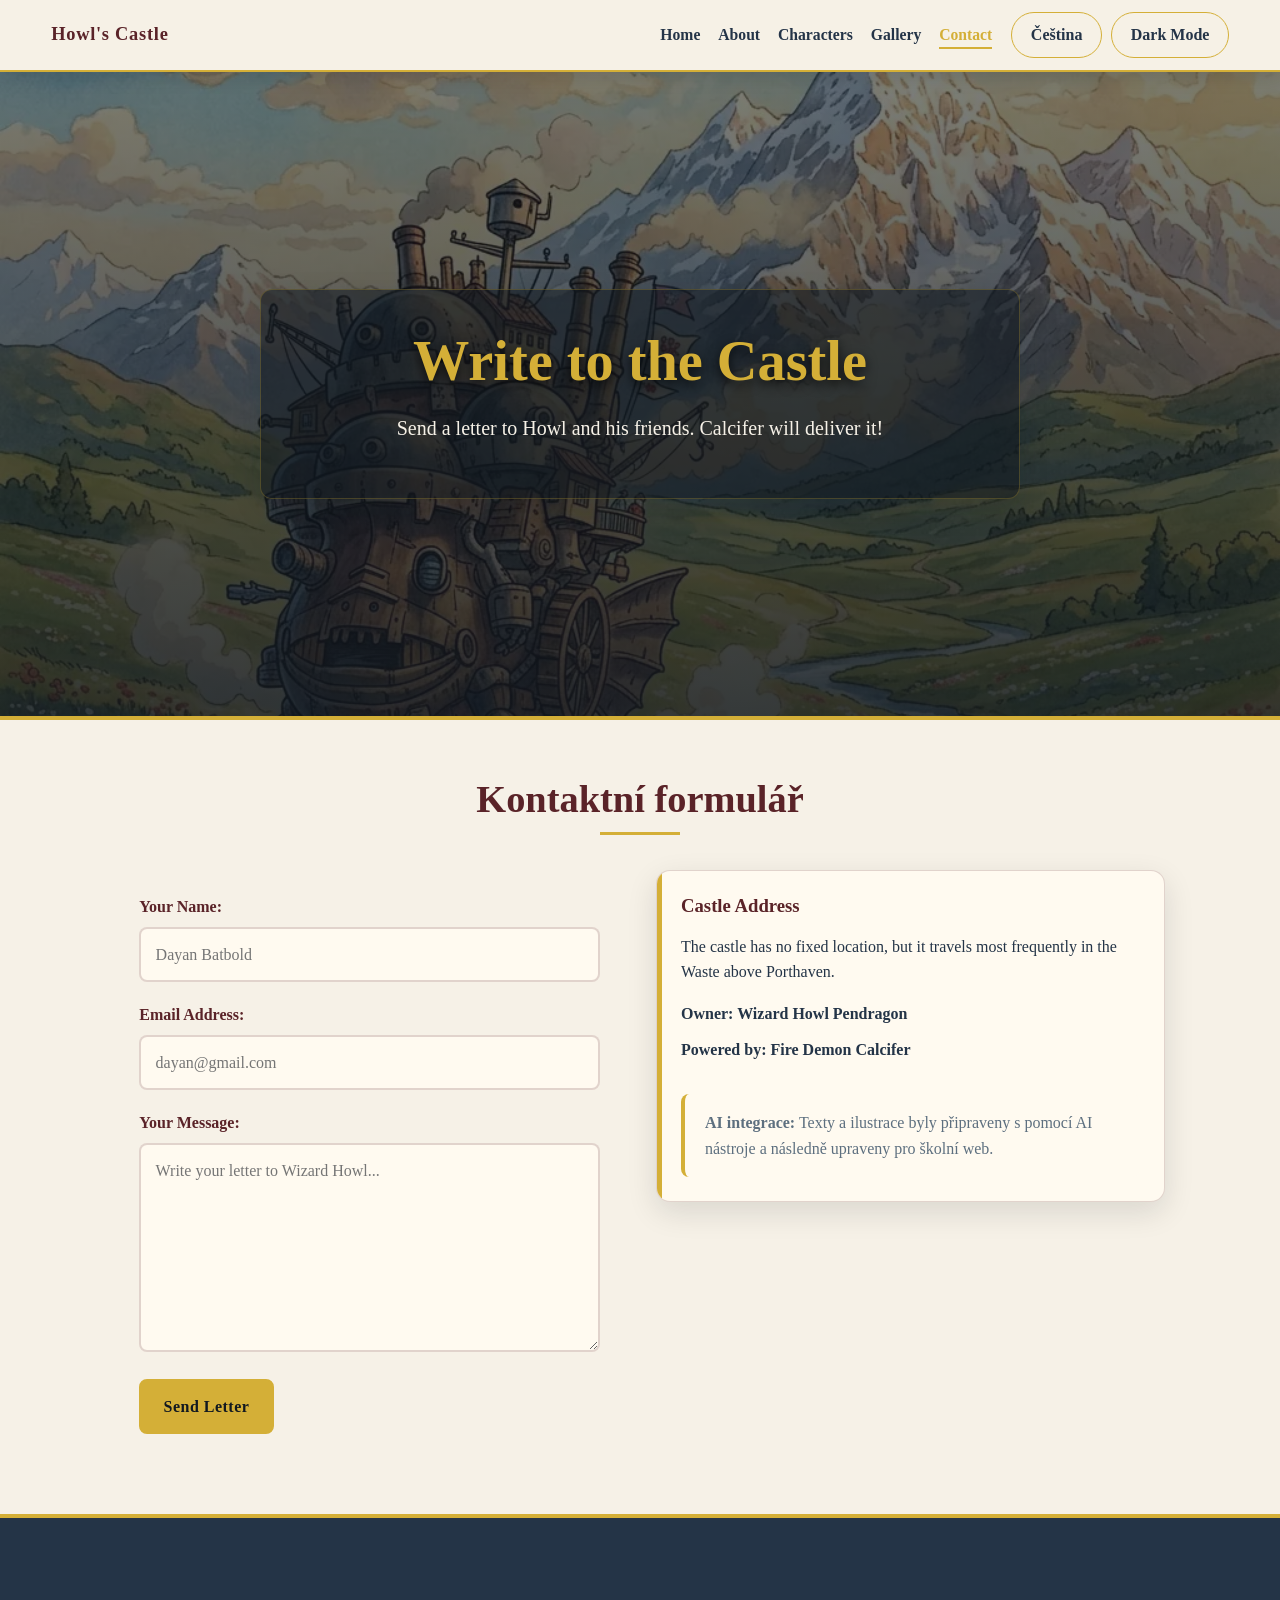
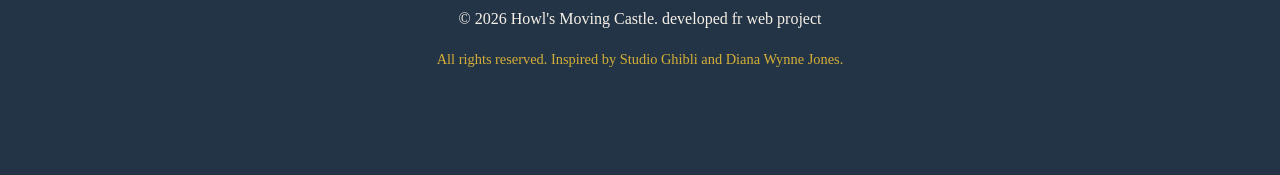
<file: contact.html>
<!DOCTYPE html>

<html data-theme="light" lang="en">
<head>
<meta charset="utf-8"/>
<meta content="width=device-width, initial-scale=1.0" name="viewport"/>
<title>Contact | Howl's Moving Castle</title>
<meta content="A small contact page for questions about this Howl's Moving Castle project." name="description"/>
<meta content="#5a2328" name="theme-color"/>
<link href="https://tufgaming.github.io/howl/contact.html" rel="canonical"/>
<meta content="Kontakt | Howlův kráčející zámek" property="og:title"/>
<meta content="Ukázkový kontaktní formulář pro fanouškovskou prezentaci Howlova kráčejícího zámku s validací ve Vanilla JavaScriptu." property="og:description"/>
<meta content="https://tufgaming.github.io/howl/images/calcifer.webp" property="og:image"/>
<meta content="https://tufgaming.github.io/howl/contact.html" property="og:url"/>
<meta content="website" property="og:type"/>
<meta content="en_US" property="og:locale"/>
<meta content="cs_CZ" property="og:locale:alternate"/>
<meta content="summary_large_image" name="twitter:card"/>
<meta content="Kontakt | Howlův kráčející zámek" name="twitter:title"/>
<meta content="Ukázkový kontaktní formulář pro fanouškovskou prezentaci Howlova kráčejícího zámku s validací ve Vanilla JavaScriptu." name="twitter:description"/>
<meta content="https://tufgaming.github.io/howl/images/calcifer.webp" name="twitter:image"/>
<script type="application/ld+json">
  {
    "@context": "https://schema.org",
    "@type": "CreativeWork",
    "name": "Howl's Moving Castle: A Journey Through Ingary",
    "description": "Ukázkový kontaktní formulář pro fanouškovskou prezentaci Howlova kráčejícího zámku s validací ve Vanilla JavaScriptu.",
    "about": ["Howl's Moving Castle", "Diana Wynne Jones", "Studio Ghibli", "Hayao Miyazaki"],
    "inLanguage": ["cs", "en"],
    "image": "https://tufgaming.github.io/howl/images/calcifer.webp",
    "url": "https://tufgaming.github.io/howl/contact.html"
  }
  </script>
<link href="css/style.css" rel="stylesheet"/>
</head>
<body>
<div aria-hidden="true" class="star-background">
<div class="star"></div>
<div class="star"></div>
<div class="star"></div>
<div class="star"></div>
<div class="star"></div>
<div class="star"></div>
</div>
<a class="skip-link" href="#main-content">Skip to content</a>
<header class="navbar">
<div class="nav-container">
<div class="logo">
<a aria-label="Home page" href="index.html">
<span>Howl's Castle</span>
</a>
</div>
<button aria-controls="nav-menu" aria-expanded="false" aria-label="Open main menu" class="menu-toggle" id="menu-toggle">
<span class="hamburger-line"></span>
<span class="hamburger-line"></span>
<span class="hamburger-line"></span>
</button>
<nav aria-label="Main navigation" class="nav-menu" id="nav-menu">
<ul class="nav-list">
<li><a class="nav-link" data-i18n="nav_home" href="index.html">Home</a></li>
<li><a class="nav-link" data-i18n="nav_about" href="about.html">About</a></li>
<li><a class="nav-link" data-i18n="nav_characters" href="characters.html">Characters</a></li>
<li><a class="nav-link" data-i18n="nav_gallery" href="gallery.html">Gallery</a></li>
<li><a aria-current="page" class="nav-link active" data-i18n="nav_contact" href="contact.html">Contact</a></li>
</ul>
<div class="nav-controls">
<button aria-label="Switch language" class="control-btn" data-i18n="lang_toggle" id="lang-toggle">Čeština</button>
<button aria-label="Toggle dark or light mode" class="control-btn" data-i18n="theme_dark" id="theme-toggle">Dark Mode</button>
</div>
</nav>
</div>
</header>
<main id="main-content">
<section class="hero page-hero">
<div class="hero-content">
<h1 data-i18n="contact_hero_title">Write to the Castle</h1>
<p data-i18n="contact_hero_subtitle">Send a letter to Howl and his friends. Calcifer will deliver it!</p>
</div>
</section>
<section aria-labelledby="contact-title" class="container reveal">
<h2 class="section-title" id="contact-title">Kontaktní formulář</h2>
<div class="contact-layout">
<form class="contact-form" id="contact-form" novalidate="">
<div class="form-group">
<label class="form-label" data-i18n="contact_label_name" for="name">Your Name:</label>
<input aria-describedby="error-name" autocomplete="name" class="form-control" data-i18n="contact_placeholder_name" id="name" name="name" placeholder="Dayan Batbold" type="text"/>
<small class="form-error-msg" data-i18n="contact_error_name" id="error-name">Please enter your name (at least 2 characters).</small>
</div>
<div class="form-group">
<label class="form-label" data-i18n="contact_label_email" for="email">Email Address:</label>
<input aria-describedby="error-email" autocomplete="email" class="form-control" data-i18n="contact_placeholder_email" id="email" name="email" placeholder="dayan@gmail.com" type="email"/>
<small class="form-error-msg" data-i18n="contact_error_email" id="error-email">Please enter a valid email address.</small>
</div>
<div class="form-group">
<label class="form-label" data-i18n="contact_label_message" for="message">Your Message:</label>
<textarea aria-describedby="error-message" class="form-control" data-i18n="contact_placeholder_message" id="message" name="message" placeholder="Write your letter to Wizard Howl..." rows="7"></textarea>
<small class="form-error-msg" data-i18n="contact_error_message" id="error-message">Message must be at least 10 characters long.</small>
</div>
<button class="cta-button" data-i18n="contact_submit" type="submit">Send Letter</button>
</form>
<aside aria-labelledby="castle-address" class="contact-card-info">
<h3 data-i18n="contact_card_title" id="castle-address">Castle Address</h3>
<p data-i18n="contact_card_desc">The castle has no fixed location, but it travels most frequently in the Waste above Porthaven.</p>
<ul class="contact-details-list">
<li><strong data-i18n="contact_card_owner">Owner: Wizard Howl Pendragon</strong></li>
<li><strong data-i18n="contact_card_fuel">Powered by: Fire Demon Calcifer</strong></li>
</ul>
<div class="ai-note">
<strong>AI integrace:</strong> Texty a ilustrace byly připraveny s pomocí AI nástroje a následně upraveny pro školní web.
          </div>
</aside>
</div>
</section>
<div aria-labelledby="success-title" aria-modal="true" class="success-modal" id="success-modal" role="dialog">
<div class="success-modal-content">
<div aria-hidden="true" class="calcifer-animation-container">
<div class="flame"></div>
<div class="flame-inner"></div>
<div class="flame-log"></div>
<div class="calcifer-eyes">
<div class="calcifer-eye"></div>
<div class="calcifer-eye"></div>
</div>
</div>
<h2 data-i18n="contact_success_title" id="success-title">Letter Sent!</h2>
<p data-i18n="contact_success_desc">Calcifer swallowed your letter and will hand it to Howl once he returns.</p>
<button class="cta-button" data-i18n="contact_success_close" id="success-close-btn" type="button">Close Message</button>
</div>
</div>
</main>
<footer class="footer">
<div class="container">
<p data-i18n="footer_copy">© 2026 Howl's Moving Castle. developed fr web project</p>
<p class="footer-credits" data-i18n="footer_rights">All rights reserved. Inspired by Studio Ghibli and Diana Wynne Jones.</p>
</div>
</footer>
<button aria-label="Back to top" class="back-to-top" id="back-to-top">
<span aria-hidden="true" class="back-to-top-arrow"></span>
</button>
<script defer="" src="js/translations.js"></script>
<script defer="" src="js/script.js"></script>
</body>
</html>
</file>
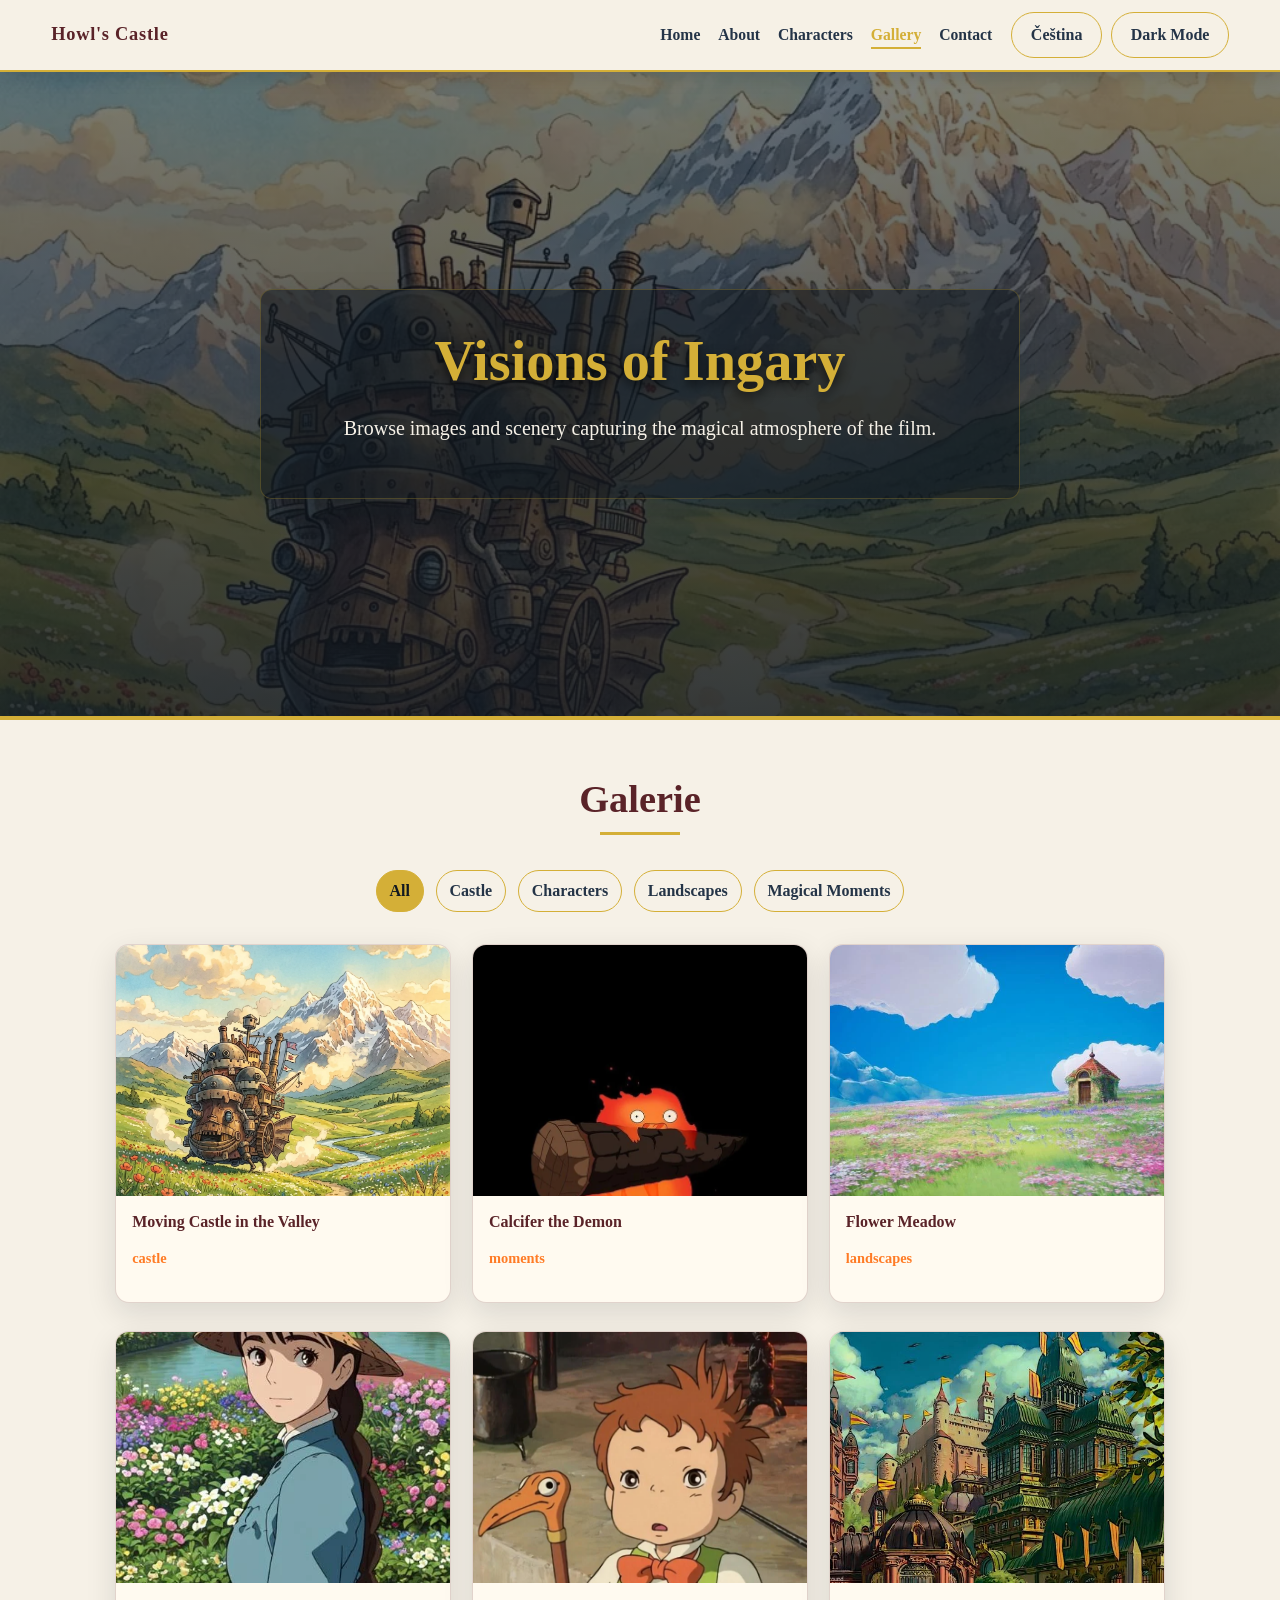
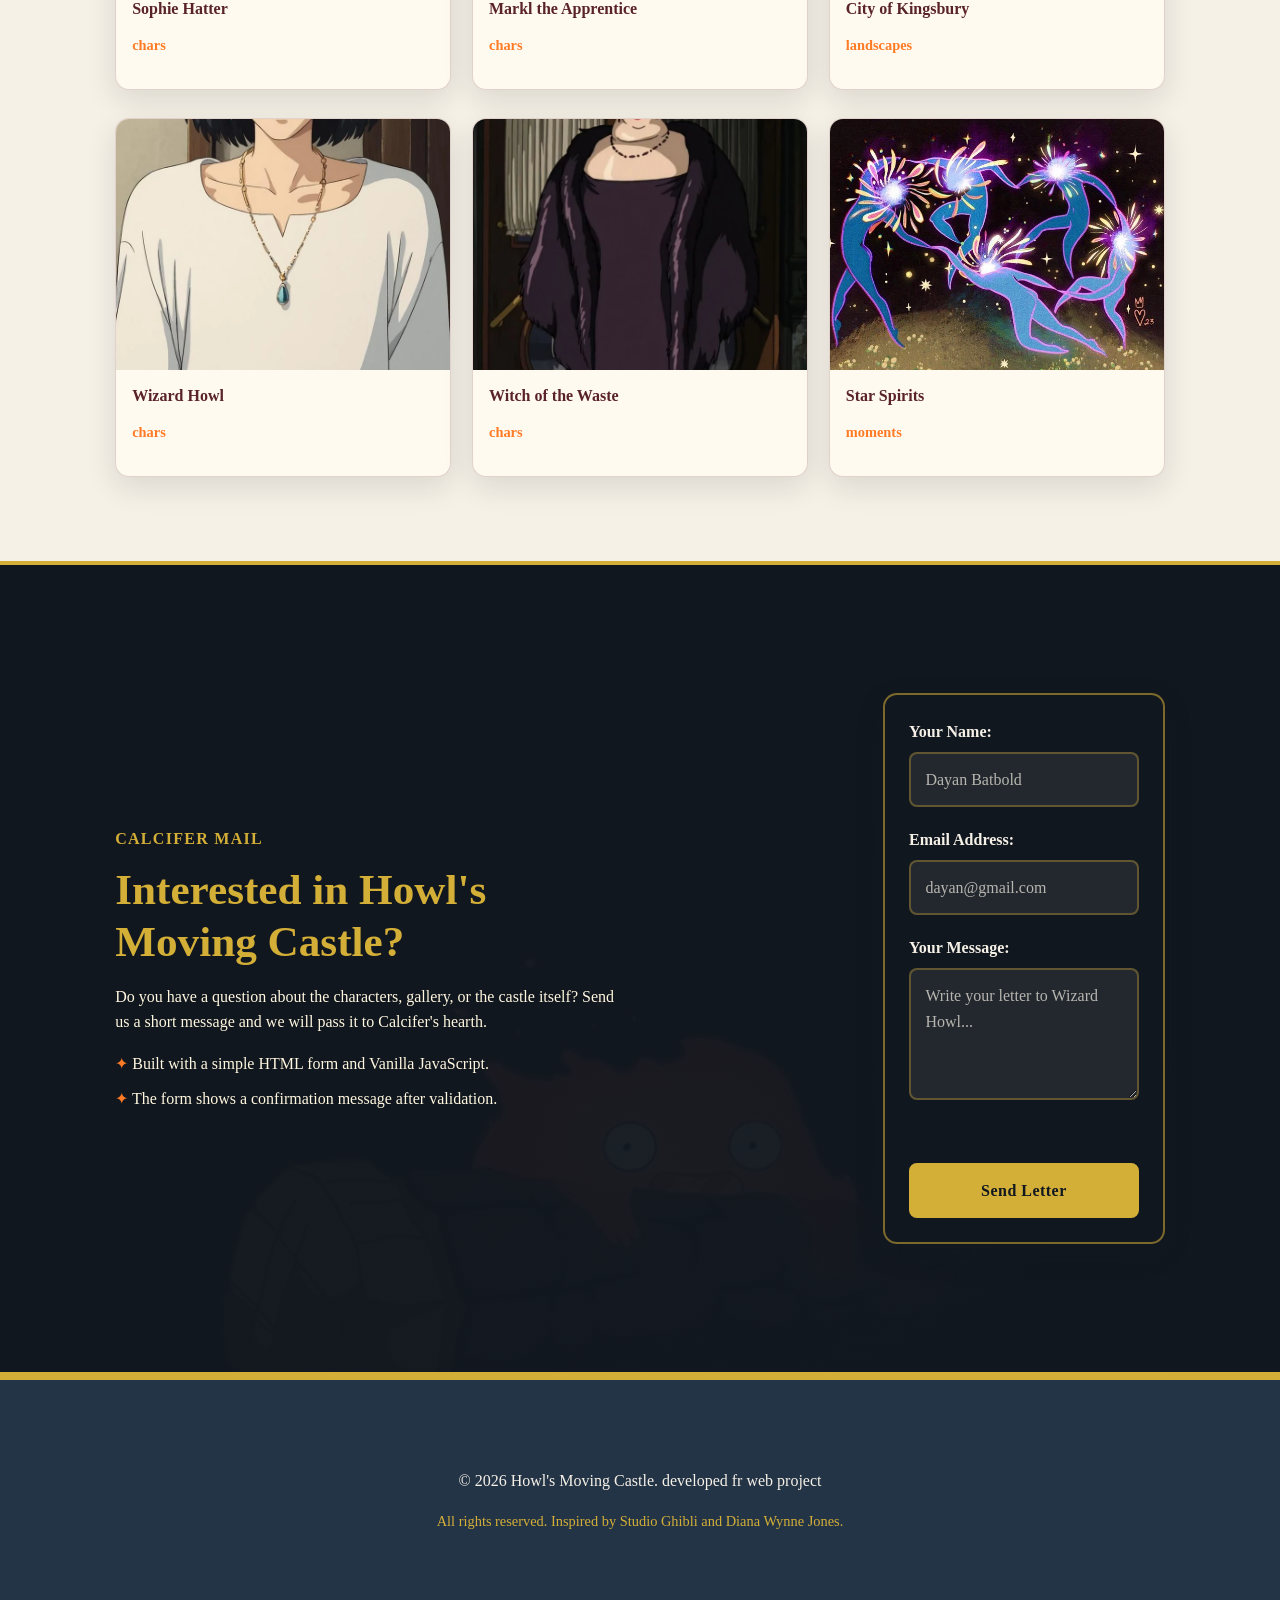
<file: gallery.html>
<!DOCTYPE html>

<html data-theme="light" lang="en">
<head>
<meta charset="utf-8"/>
<meta content="width=device-width, initial-scale=1.0" name="viewport"/>
<title>Gallery | Howl's Moving Castle</title>
<meta content="A visual gallery inspired by the world and characters of Howl's Moving Castle." name="description"/>
<meta content="#5a2328" name="theme-color"/>
<link href="https://tufgaming.github.io/howl/gallery.html" rel="canonical"/>
<meta content="Galerie | Howlův kráčející zámek" property="og:title"/>
<meta content="Responsivní galerie fantasy a steampunk ilustrací inspirovaných světem Howlova kráčejícího zámku." property="og:description"/>
<meta content="https://tufgaming.github.io/howl/images/hero_castle.webp" property="og:image"/>
<meta content="https://tufgaming.github.io/howl/gallery.html" property="og:url"/>
<meta content="website" property="og:type"/>
<meta content="en_US" property="og:locale"/>
<meta content="cs_CZ" property="og:locale:alternate"/>
<meta content="summary_large_image" name="twitter:card"/>
<meta content="Galerie | Howlův kráčející zámek" name="twitter:title"/>
<meta content="Responsivní galerie fantasy a steampunk ilustrací inspirovaných světem Howlova kráčejícího zámku." name="twitter:description"/>
<meta content="https://tufgaming.github.io/howl/images/hero_castle.webp" name="twitter:image"/>
<script type="application/ld+json">
  {
    "@context": "https://schema.org",
    "@type": "CreativeWork",
    "name": "Howl's Moving Castle: A Journey Through Ingary",
    "description": "Responsivní galerie fantasy a steampunk ilustrací inspirovaných světem Howlova kráčejícího zámku.",
    "about": ["Howl's Moving Castle", "Diana Wynne Jones", "Studio Ghibli", "Hayao Miyazaki"],
    "inLanguage": ["cs", "en"],
    "image": "https://tufgaming.github.io/howl/images/hero_castle.webp",
    "url": "https://tufgaming.github.io/howl/gallery.html"
  }
  </script>
<link href="css/style.css" rel="stylesheet"/>
</head>
<body>
<div aria-hidden="true" class="star-background">
<div class="star"></div>
<div class="star"></div>
<div class="star"></div>
<div class="star"></div>
<div class="star"></div>
<div class="star"></div>
</div>
<a class="skip-link" href="#main-content">Skip to content</a>
<header class="navbar">
<div class="nav-container">
<div class="logo">
<a aria-label="Home page" href="index.html">
<span>Howl's Castle</span>
</a>
</div>
<button aria-controls="nav-menu" aria-expanded="false" aria-label="Open main menu" class="menu-toggle" id="menu-toggle">
<span class="hamburger-line"></span>
<span class="hamburger-line"></span>
<span class="hamburger-line"></span>
</button>
<nav aria-label="Main navigation" class="nav-menu" id="nav-menu">
<ul class="nav-list">
<li><a class="nav-link" data-i18n="nav_home" href="index.html">Home</a></li>
<li><a class="nav-link" data-i18n="nav_about" href="about.html">About</a></li>
<li><a class="nav-link" data-i18n="nav_characters" href="characters.html">Characters</a></li>
<li><a aria-current="page" class="nav-link active" data-i18n="nav_gallery" href="gallery.html">Gallery</a></li>
<li><a class="nav-link" data-i18n="nav_contact" href="contact.html">Contact</a></li>
</ul>
<div class="nav-controls">
<button aria-label="Switch language" class="control-btn" data-i18n="lang_toggle" id="lang-toggle">Čeština</button>
<button aria-label="Toggle dark or light mode" class="control-btn" data-i18n="theme_dark" id="theme-toggle">Dark Mode</button>
</div>
</nav>
</div>
</header>
<main id="main-content">
<section class="hero page-hero">
<div class="hero-content">
<h1 data-i18n="gallery_hero_title">Visions of Ingary</h1>
<p data-i18n="gallery_hero_subtitle">Browse images and scenery capturing the magical atmosphere of the film.</p>
</div>
</section>
<section aria-labelledby="gallery-title" class="container reveal">
<h2 class="section-title" id="gallery-title">Galerie</h2>
<div aria-label="Filtrování galerie" class="filter-bar gallery-filters" role="group">
<button class="filter-btn active" data-filter="all" data-i18n="gallery_filter_all" type="button">All</button>
<button class="filter-btn" data-filter="castle" data-i18n="gallery_filter_castle" type="button">Castle</button>
<button class="filter-btn" data-filter="chars" data-i18n="gallery_filter_chars" type="button">Characters</button>
<button class="filter-btn" data-filter="landscapes" data-i18n="gallery_filter_landscapes" type="button">Landscapes</button>
<button class="filter-btn" data-filter="moments" data-i18n="gallery_filter_moments" type="button">Magical Moments</button>
</div>
<div class="gallery-grid">
<article class="gallery-item" data-category="castle" tabindex="0">
<img alt="Howlův kráčející zámek v údolí pod horami" data-i18n-alt="gallery_alt_castle" height="1024" loading="lazy" src="images/hero_castle.webp" width="1024"/>
<div class="gallery-info">
<h4 data-i18n="gallery_title_castle">Moving Castle in the Valley</h4>
<p>castle</p>
</div>
</article>
<article class="gallery-item" data-category="chars" tabindex="0">
<img alt="Sophie Hatterová v kloboučnictví" data-i18n-alt="gallery_alt_sophie" height="1024" loading="lazy" src="images/sophie.webp" width="1024"/>
<div class="gallery-info">
<h4 data-i18n="gallery_title_sophie">Sophie Hatter</h4>
<p>chars</p>
</div>
</article>
<article class="gallery-item" data-category="chars" tabindex="0">
<img alt="Čaroděj Howl v pracovně" data-i18n-alt="gallery_alt_howl" height="1024" loading="lazy" src="images/howl.webp" width="1024"/>
<div class="gallery-info">
<h4 data-i18n="gallery_title_howl">Wizard Howl</h4>
<p>chars</p>
</div>
</article>
<article class="gallery-item" data-category="moments" tabindex="0">
<img alt="Calcifer v domácím krbu" data-i18n-alt="gallery_alt_calcifer" height="1024" loading="lazy" src="images/calcifer.webp" width="1024"/>
<div class="gallery-info">
<h4 data-i18n="gallery_title_calcifer">Calcifer the Demon</h4>
<p>moments</p>
</div>
</article>
<article class="gallery-item" data-category="chars" tabindex="0">
<img alt="Markl v dílně s lektvary" data-i18n-alt="gallery_alt_markl" height="1024" loading="lazy" src="images/markl.webp" width="1024"/>
<div class="gallery-info">
<h4 data-i18n="gallery_title_markl">Markl the Apprentice</h4>
<p>chars</p>
</div>
</article>
<article class="gallery-item" data-category="chars" tabindex="0">
<img alt="Stylizovaná Ježibaba z Pustiny" data-i18n-alt="gallery_alt_witch" height="1024" loading="lazy" src="images/witch.webp" width="1024"/>
<div class="gallery-info">
<h4 data-i18n="gallery_title_witch">Witch of the Waste</h4>
<p>chars</p>
</div>
</article>
<article class="gallery-item" data-category="landscapes" tabindex="0">
<img alt="Zelené louky v Ingary" data-i18n-alt="gallery_alt_scenery1" height="1024" loading="lazy" src="images/meadow.webp" width="1024"/>
<div class="gallery-info">
<h4 data-i18n="gallery_title_scenery1">Flower Meadow</h4>
<p>landscapes</p>
</div>
</article>
<article class="gallery-item" data-category="landscapes" tabindex="0">
<img alt="Královské město při západu slunce" data-i18n-alt="gallery_alt_scenery2" height="1024" loading="lazy" src="images/kingsbury.webp" width="1024"/>
<div class="gallery-info">
<h4 data-i18n="gallery_title_scenery2">City of Kingsbury</h4>
<p>landscapes</p>
</div>
</article>
<article class="gallery-item" data-category="moments" tabindex="0">
<img alt="Noční krajina s padajícími hvězdami" data-i18n-alt="gallery_alt_scenery3" height="1024" loading="lazy" src="images/stars.webp" width="1024"/>
<div class="gallery-info">
<h4 data-i18n="gallery_title_scenery3">Star Spirits</h4>
<p>moments</p>
</div>
</article>
</div>
</section>
<div aria-label="Zvětšený obrázek z galerie" aria-modal="true" class="lightbox" id="lightbox" role="dialog">
<div class="lightbox-content-wrapper">
<button aria-label="Zavřít galerii" class="lightbox-btn lightbox-close" id="lightbox-close">×</button>
<button aria-label="Předchozí obrázek" class="lightbox-btn lightbox-prev" id="lightbox-prev">‹</button>
<img alt="" class="lightbox-image" id="lightbox-image" src="images/hero_castle.webp"/>
<p class="lightbox-caption" id="lightbox-caption"></p>
<button aria-label="Další obrázek" class="lightbox-btn lightbox-next" id="lightbox-next">›</button>
</div>
</div>
<section aria-labelledby="bottom-contact-title" class="bottom-contact-section reveal">
<div class="container">
<div class="bottom-contact-wrapper">
<div class="bottom-contact-text">
<span class="eyebrow" data-i18n="bottom_contact_eyebrow">Calcifer Mail</span>
<h2 data-i18n="bottom_contact_title" id="bottom-contact-title">Interested in Howl's Moving Castle?</h2>
<p data-i18n="bottom_contact_intro">Do you have a question about the characters, gallery, or the castle itself? Send us a short message and we will pass it to Calcifer's hearth.</p>
<ul class="bottom-contact-points">
<li data-i18n="bottom_contact_point_1">Built with a simple HTML form and Vanilla JavaScript.</li>
<li data-i18n="bottom_contact_point_2">The form shows a confirmation message after validation.</li>
</ul>
</div>
<form class="bottom-contact-form js-mini-contact-form" novalidate="">
<div class="form-group">
<label class="form-label" data-i18n="contact_label_name" for="bottom-name">Your Name:</label>
<input class="form-control" data-i18n="contact_placeholder_name" id="bottom-name" name="mini-name" placeholder="Dayan Batbold" type="text"/>
<span class="form-error-msg" data-i18n="contact_error_name" id="bottom-error-name">Please enter your name (at least 2 characters).</span>
</div>
<div class="form-group">
<label class="form-label" data-i18n="contact_label_email" for="bottom-email">Email Address:</label>
<input class="form-control" data-i18n="contact_placeholder_email" id="bottom-email" name="mini-email" placeholder="dayan@gmail.com" type="email"/>
<span class="form-error-msg" data-i18n="contact_error_email" id="bottom-error-email">Please enter a valid email address.</span>
</div>
<div class="form-group">
<label class="form-label" data-i18n="contact_label_message" for="bottom-message">Your Message:</label>
<textarea class="form-control" data-i18n="contact_placeholder_message" id="bottom-message" name="mini-message" placeholder="Write your letter to Wizard Howl..." rows="4"></textarea>
<span class="form-error-msg" data-i18n="contact_error_message" id="bottom-error-message">Message must be at least 10 characters long.</span>
</div>
<p aria-live="polite" class="mini-form-status"></p>
<button class="cta-button full-width" data-i18n="contact_submit" type="submit">Send Letter</button>
</form>
</div>
</div>
</section>
</main>
<footer class="footer">
<div class="container">
<p data-i18n="footer_copy">© 2026 Howl's Moving Castle. developed fr web project</p>
<p class="footer-credits" data-i18n="footer_rights">All rights reserved. Inspired by Studio Ghibli and Diana Wynne Jones.</p>
</div>
</footer>
<button aria-label="Back to top" class="back-to-top" id="back-to-top">
<span aria-hidden="true" class="back-to-top-arrow"></span>
</button>
<script defer="" src="js/translations.js"></script>
<script defer="" src="js/script.js"></script>
</body>
</html>
</file>
<file: css/style.css>
:root {
  --primary-maroon: #5a2328;
  --primary-gold: #d4af37;
  --primary-orange: #ff7b25;
  --primary-midnight: #243447;
  --primary-cream: #f6f1e7;
  --bg-color: var(--primary-cream);
  --text-color: var(--primary-midnight);
  --text-light: #5d6f7f;
  --card-bg: #fffaf0;
  --card-border: rgba(90, 35, 40, 0.18);
  --accent-color: var(--primary-maroon);
  --nav-bg: rgba(246, 241, 231, 0.96);
  --shadow: 0 10px 30px rgba(18, 24, 32, 0.12);
  --container-width: 1150px;
  --header-height: 70px;
  --transition: 0.25s ease;
}

[data-theme="dark"] {
  --bg-color: #111820;
  --text-color: #f6f1e7;
  --text-light: #c4ced8;
  --card-bg: #1b2631;
  --card-border: rgba(212, 175, 55, 0.28);
  --accent-color: var(--primary-gold);
  --nav-bg: rgba(17, 24, 32, 0.96);
  --shadow: 0 12px 32px rgba(0, 0, 0, 0.35);
}

* {
  box-sizing: border-box;
  margin: 0;
  padding: 0;
}

html {
  scroll-behavior: smooth;
}

body {
  min-width: 320px;
  background: var(--bg-color);
  color: var(--text-color);
  font-family: Georgia, Cambria, serif;
  line-height: 1.6;
  overflow-x: hidden;
  transition: background var(--transition), color var(--transition);
}

h1,
h2,
h3,
h4 {
  color: var(--accent-color);
  font-family: "Trebuchet MS", Georgia, serif;
  line-height: 1.2;
  margin-bottom: 1rem;
}

p {
  margin-bottom: 1rem;
}

a {
  color: var(--primary-orange);
  text-decoration: none;
}

a:hover {
  color: var(--primary-gold);
}

img {
  display: block;
  width: 100%;
  max-width: 100%;
  height: auto;
}

button,
input,
textarea {
  font: inherit;
}

a:focus-visible,
button:focus-visible,
input:focus-visible,
textarea:focus-visible {
  outline: 3px solid var(--primary-orange);
  outline-offset: 3px;
}

.container {
  width: min(92%, var(--container-width));
  margin: 0 auto;
  padding: 3.5rem 0;
}

.skip-link {
  position: absolute;
  top: -60px;
  left: 1rem;
  z-index: 3000;
  padding: 0.75rem 1rem;
  background: var(--primary-gold);
  color: #121820;
  border-radius: 0 0 8px 8px;
  font-weight: 700;
}

.skip-link:focus {
  top: 0;
}

.star-background {
  position: fixed;
  inset: 0;
  pointer-events: none;
  z-index: -1;
  overflow: hidden;
}

.star {
  position: absolute;
  width: 4px;
  height: 4px;
  border-radius: 50%;
  background: var(--primary-gold);
  opacity: 0;
  animation: starPulse 4s infinite ease-in-out;
}

.star:nth-child(1) { top: 14%; left: 10%; animation-delay: 0.4s; }
.star:nth-child(2) { top: 22%; left: 84%; animation-delay: 1.1s; }
.star:nth-child(3) { top: 45%; left: 60%; width: 3px; height: 3px; animation-delay: 0.2s; }
.star:nth-child(4) { top: 70%; left: 20%; width: 5px; height: 5px; animation-delay: 2.3s; }
.star:nth-child(5) { top: 84%; left: 80%; animation-delay: 1.7s; }
.star:nth-child(6) { top: 54%; left: 15%; width: 3px; height: 3px; animation-delay: 0.8s; }

@keyframes starPulse {
  0%, 100% { opacity: 0; transform: scale(0.7); }
  50% { opacity: 0.65; transform: scale(1.25); }
}

.navbar {
  position: sticky;
  top: 0;
  z-index: 1000;
  min-height: var(--header-height);
  background: var(--nav-bg);
  border-bottom: 2px solid var(--primary-gold);
  box-shadow: 0 5px 18px rgba(0, 0, 0, 0.12);
  backdrop-filter: blur(8px);
}

.nav-container {
  width: min(92%, var(--container-width));
  min-height: var(--header-height);
  margin: 0 auto;
  display: flex;
  align-items: center;
  justify-content: space-between;
  gap: 1rem;
}

.logo a {
  display: flex;
  align-items: center;
  gap: 0.55rem;
  color: var(--accent-color);
  font-family: "Trebuchet MS", Georgia, serif;
  font-weight: 700;
  letter-spacing: 0.04em;
}

.logo-icon {
  width: 30px;
  height: 30px;
  fill: currentColor;
}

.nav-menu,
.nav-list,
.nav-controls {
  display: flex;
  align-items: center;
}

.nav-menu {
  gap: 1.2rem;
}

.nav-list {
  list-style: none;
  gap: 1.1rem;
}

.nav-controls {
  gap: 0.6rem;
}

.nav-link {
  position: relative;
  color: var(--text-color);
  font-family: "Trebuchet MS", Georgia, serif;
  font-weight: 700;
  font-size: 0.95rem;
}

.nav-link::after {
  content: "";
  position: absolute;
  left: 0;
  bottom: -0.35rem;
  width: 0;
  height: 2px;
  background: var(--primary-gold);
  transition: width var(--transition);
}

.nav-link:hover::after,
.nav-link.active::after {
  width: 100%;
}

.nav-link.active {
  color: var(--primary-gold);
}

.control-btn,
.filter-btn {
  border: 1px solid var(--primary-gold);
  border-radius: 999px;
  background: transparent;
  color: var(--text-color);
  cursor: pointer;
  padding: 0.45rem 0.8rem;
  font-weight: 700;
  transition: background var(--transition), color var(--transition), transform var(--transition);
}

.control-btn:hover,
.filter-btn:hover,
.filter-btn.active {
  background: var(--primary-gold);
  color: #111820;
}

.menu-toggle {
  display: none;
  border: 0;
  background: transparent;
  cursor: pointer;
  padding: 0.4rem;
}

.hamburger-line {
  display: block;
  width: 26px;
  height: 3px;
  margin: 5px 0;
  background: var(--text-color);
  transition: transform var(--transition), opacity var(--transition);
}

.hero {
  min-height: 78vh;
  display: flex;
  align-items: center;
  justify-content: center;
  padding: 5rem 1rem;
  text-align: center;
  color: #fff;
  background: linear-gradient(rgba(18, 24, 32, 0.55), rgba(18, 24, 32, 0.85)), url('../images/hero_castle.webp') center/cover no-repeat;
  background-attachment: fixed;
  border-bottom: 4px solid var(--primary-gold);
}

.page-hero {
  min-height: 46vh;
  background-attachment: scroll;
}

.hero-content {
  width: min(760px, 94%);
  padding: 2rem;
  border: 1px solid rgba(212, 175, 55, 0.25);
  border-radius: 12px;
  background: rgba(17, 24, 32, 0.55);
  box-shadow: var(--shadow);
}

.hero h1 {
  color: var(--primary-gold);
  font-size: clamp(2rem, 5vw, 4rem);
  text-shadow: 0 4px 12px rgba(0, 0, 0, 0.75);
}

.hero p {
  color: var(--primary-cream);
  font-size: clamp(1rem, 2vw, 1.25rem);
}

.cta-button {
  display: inline-block;
  border: 2px solid var(--primary-gold);
  border-radius: 8px;
  background: var(--primary-gold);
  color: #111820;
  cursor: pointer;
  padding: 0.8rem 1.4rem;
  font-family: "Trebuchet MS", Georgia, serif;
  font-weight: 700;
  letter-spacing: 0.03em;
  transition: transform var(--transition), background var(--transition), color var(--transition);
}

.cta-button:hover {
  transform: translateY(-3px);
  background: transparent;
  color: var(--primary-gold);
}

.section-title {
  position: relative;
  text-align: center;
  font-size: clamp(1.7rem, 3vw, 2.4rem);
  margin-bottom: 2.2rem;
  padding-bottom: 0.8rem;
}

.section-title::after {
  content: "";
  position: absolute;
  left: 50%;
  bottom: 0;
  width: 80px;
  height: 3px;
  background: var(--primary-gold);
  transform: translateX(-50%);
}

.door-inline-title {
  text-align: left;
}

.door-inline-title::after {
  left: 0;
  transform: none;
}

.section-intro {
  max-width: 760px;
  margin: 0 auto 2.5rem;
  text-align: center;
  color: var(--text-light);
}

.welcome-section,
.about-comparison-grid,
.contact-layout,
.bottom-contact-wrapper {
  display: grid;
  grid-template-columns: 1fr;
  gap: 2rem;
  align-items: center;
}

.welcome-text p {
  color: var(--text-light);
  font-size: 1.05rem;
}

.welcome-img-wrapper {
  overflow: hidden;
  border: 3px solid var(--primary-gold);
  border-radius: 14px;
  box-shadow: var(--shadow);
}

.welcome-img-wrapper img {
  aspect-ratio: 4 / 3;
  object-fit: cover;
}

.features-grid,
.fact-grid,
.theme-card-grid,
.lore-grid,
.characters-grid {
  display: grid;
  grid-template-columns: 1fr;
  gap: 1.5rem;
}

.card,
.timeline-content,
.contact-card-info {
  position: relative;
  overflow: hidden;
  border: 1px solid var(--card-border);
  border-radius: 14px;
  background: var(--card-bg);
  box-shadow: var(--shadow);
  padding: 1.5rem;
  transition: transform var(--transition), border-color var(--transition);
}

.card::before,
.contact-card-info::before {
  content: "";
  position: absolute;
  inset: 0 auto 0 0;
  width: 5px;
  background: var(--primary-gold);
}

.card:hover,
.character-card:hover,
.gallery-item:hover {
  transform: translateY(-5px);
  border-color: var(--primary-gold);
}

.card p,
.character-info p,
.gallery-info p,
.fact-list,
.content-list,
.source-note,
.ai-note,
.disclaimer,
.form-help {
  color: var(--text-light);
}

.fact-list,
.content-list,
.character-details,
.contact-details-list,
.bottom-contact-points {
  list-style: none;
}

.fact-list li,
.content-list li,
.character-details li,
.contact-details-list li {
  margin-bottom: 0.65rem;
}

.comparison-meta,
.character-role-tag,
.gallery-info p,
.meta-pill {
  color: var(--primary-orange);
  font-family: "Trebuchet MS", Georgia, serif;
  font-weight: 700;
  font-size: 0.9rem;
}

.source-note,
.ai-note,
.disclaimer {
  border-left: 4px solid var(--primary-gold);
  border-radius: 8px;
  background: var(--card-bg);
  padding: 1rem 1.25rem;
  margin-top: 2rem;
}

.project-note {
  max-width: 900px;
  margin: 0 auto;
}

.project-note p:last-child {
  color: var(--text-color);
}

.door-navigation-section {
  padding: 4rem 0;
  border-top: 2px solid var(--card-border);
  border-bottom: 2px solid var(--card-border);
  background: linear-gradient(var(--bg-color), rgba(90, 35, 40, 0.08), var(--bg-color));
}

.door-container {
  display: grid;
  grid-template-columns: 1fr;
  gap: 2.5rem;
  align-items: center;
  justify-items: center;
}

.door-controls {
  max-width: 470px;
}

.color-indicator-list {
  display: grid;
  gap: 0.75rem;
  margin: 1.2rem 0;
}

.color-indicator-item {
  display: flex;
  align-items: center;
  gap: 0.75rem;
  border: 1px solid var(--card-border);
  border-radius: 10px;
  background: var(--card-bg);
  color: var(--text-color);
  cursor: pointer;
  padding: 0.75rem;
  text-align: left;
  font-weight: 700;
}

.color-indicator-item.active,
.color-indicator-item:hover {
  border-color: var(--primary-gold);
}

.color-dot {
  width: 18px;
  height: 18px;
  flex: 0 0 auto;
  border: 2px solid #fff;
  border-radius: 50%;
  box-shadow: 0 0 5px rgba(0, 0, 0, 0.35);
}

.green { background: #2e7d32; }
.blue { background: #1565c0; }
.red { background: #c62828; }
.black { background: #212121; }

.door-visual {
  position: relative;
  width: min(260px, 80vw);
  height: 380px;
}

.door-dial-wrapper {
  position: absolute;
  top: -40px;
  left: 50%;
  z-index: 4;
  width: 90px;
  height: 90px;
  display: grid;
  place-items: center;
  border: 4px solid var(--primary-gold);
  border-radius: 50%;
  background: #8c7647;
  transform: translateX(-50%);
  box-shadow: var(--shadow);
}

.dial-sectors {
  position: absolute;
  inset: 0;
  border-radius: 50%;
  background: conic-gradient(#2e7d32 0deg 90deg, #1565c0 90deg 180deg, #c62828 180deg 270deg, #212121 270deg 360deg);
}

.dial-pointer {
  position: absolute;
  bottom: 50%;
  left: calc(50% - 3px);
  z-index: 2;
  width: 6px;
  height: 38px;
  background: var(--primary-gold);
  border: 1px solid #111;
  transform-origin: bottom center;
  transition: transform 0.7s ease;
}

.dial-center {
  z-index: 3;
  width: 15px;
  height: 15px;
  border: 2px solid var(--primary-gold);
  border-radius: 50%;
  background: #111820;
}

.door-frame {
  position: relative;
  height: 100%;
  overflow: hidden;
  perspective: 700px;
  border: 8px solid #8c7647;
  border-radius: 120px 120px 8px 8px;
  background: #4a3424;
  box-shadow: var(--shadow), inset 0 0 20px rgba(0, 0, 0, 0.5);
}

.portal-glow {
  position: absolute;
  inset: 0;
  display: grid;
  place-items: center;
  color: #fff;
  font-weight: 700;
  opacity: 0;
  text-shadow: 0 0 12px #fff;
  transition: opacity var(--transition), background var(--transition);
}

.portal-glow.green { opacity: 1; background: radial-gradient(circle, rgba(46,125,50,0.8), rgba(18,24,32,0.95)); }
.portal-glow.blue { opacity: 1; background: radial-gradient(circle, rgba(21,101,192,0.8), rgba(18,24,32,0.95)); }
.portal-glow.red { opacity: 1; background: radial-gradient(circle, rgba(198,40,40,0.8), rgba(18,24,32,0.95)); }
.portal-glow.black { opacity: 1; background: radial-gradient(circle, rgba(33,33,33,0.95), #000); }

.door-panel {
  position: absolute;
  inset: 0;
  z-index: 3;
  border: 2px solid #3e2723;
  border-radius: 110px 110px 0 0;
  background: radial-gradient(circle at 70% 50%, #5d4037, #3e2723);
  transform-origin: left center;
  transition: transform 0.9s ease;
}

.door-panel::after {
  content: "";
  position: absolute;
  inset: 12% 15%;
  border: 2px solid #8c7647;
  border-radius: 90px 90px 0 0;
  opacity: 0.35;
}

.door-knob {
  position: absolute;
  right: 20px;
  top: 55%;
  z-index: 5;
  width: 18px;
  height: 18px;
  border-radius: 50%;
  border: 1px solid #5d4037;
  background: var(--primary-gold);
  cursor: pointer;
}

.door-visual.open .door-panel {
  transform: rotateY(-110deg);
}

.timeline {
  position: relative;
  max-width: 850px;
  margin: 0 auto;
}

.timeline::before {
  content: "";
  position: absolute;
  top: 0;
  bottom: 0;
  left: 16px;
  width: 3px;
  background: var(--primary-gold);
}

.timeline-item {
  position: relative;
  margin-bottom: 1.5rem;
  padding-left: 50px;
}

.timeline-dot {
  position: absolute;
  left: 5px;
  top: 18px;
  width: 24px;
  height: 24px;
  border: 4px solid var(--primary-gold);
  border-radius: 50%;
  background: var(--primary-maroon);
}

.filter-bar {
  display: flex;
  justify-content: center;
  flex-wrap: wrap;
  gap: 0.75rem;
  margin-bottom: 2rem;
}

.character-card {
  display: grid;
  grid-template-columns: 1fr;
  overflow: hidden;
  border: 1px solid var(--card-border);
  border-radius: 14px;
  background: var(--card-bg);
  box-shadow: var(--shadow);
  transition: transform var(--transition), border-color var(--transition), opacity var(--transition);
}

.character-card.hidden,
.gallery-item.hidden {
  display: none;
}

.character-img-container {
  height: 310px;
  background: #111820;
}

.character-img {
  height: 100%;
  object-fit: cover;
}

.character-info {
  padding: 1.4rem;
}

.character-details strong {
  color: var(--accent-color);
}

.gallery-grid {
  columns: 1;
  column-gap: 1.3rem;
}

.gallery-item {
  display: inline-block;
  width: 100%;
  margin-bottom: 1.3rem;
  overflow: hidden;
  border: 1px solid var(--card-border);
  border-radius: 14px;
  background: var(--card-bg);
  box-shadow: var(--shadow);
  cursor: pointer;
  transition: transform var(--transition), border-color var(--transition);
}

.gallery-item button {
  width: 100%;
  border: 0;
  background: transparent;
  color: inherit;
  cursor: pointer;
  text-align: left;
}

.gallery-item img {
  aspect-ratio: 4 / 3;
  object-fit: cover;
  transition: transform 0.35s ease;
}

.gallery-item:hover img {
  transform: scale(1.04);
}

.gallery-info {
  padding: 1rem;
}

.lightbox,
.success-modal {
  position: fixed;
  inset: 0;
  z-index: 2000;
  display: flex;
  align-items: center;
  justify-content: center;
  background: rgba(18, 24, 32, 0.94);
  opacity: 0;
  pointer-events: none;
  transition: opacity var(--transition);
}

.lightbox.active,
.success-modal.active {
  opacity: 1;
  pointer-events: auto;
}

.lightbox-content-wrapper {
  position: relative;
  width: min(92vw, 920px);
  text-align: center;
}

.lightbox-image {
  max-height: 75vh;
  object-fit: contain;
  border: 3px solid var(--primary-gold);
  border-radius: 10px;
}

.lightbox-caption {
  margin-top: 1rem;
  color: var(--primary-cream);
  font-weight: 700;
}

.lightbox-btn {
  position: absolute;
  border: 0;
  background: transparent;
  color: #fff;
  cursor: pointer;
  font-size: 2.5rem;
  padding: 0.5rem;
}

.lightbox-close { top: -3rem; right: 0; }
.lightbox-prev { top: 50%; left: -3rem; transform: translateY(-50%); }
.lightbox-next { top: 50%; right: -3rem; transform: translateY(-50%); }

.contact-layout {
  align-items: start;
}

.contact-card-info,
.contact-form,
.bottom-contact-form {
  padding: 1.5rem;
}

.contact-details-list li {
  display: flex;
  gap: 0.6rem;
}

.form-group {
  margin-bottom: 1.25rem;
}

.form-label {
  display: block;
  margin-bottom: 0.45rem;
  color: var(--accent-color);
  font-family: "Trebuchet MS", Georgia, serif;
  font-weight: 700;
}

.form-control {
  width: 100%;
  border: 2px solid var(--card-border);
  border-radius: 8px;
  background: var(--card-bg);
  color: var(--text-color);
  padding: 0.8rem 0.9rem;
  transition: border-color var(--transition), box-shadow var(--transition);
}

.form-control:focus {
  border-color: var(--primary-gold);
  box-shadow: 0 0 0 4px rgba(212, 175, 55, 0.16);
  outline: 0;
}

.form-control.invalid {
  border-color: #c62828;
}

.form-error-msg {
  display: none;
  margin-top: 0.35rem;
  color: #c62828;
  font-size: 0.9rem;
}

.form-error-msg.visible {
  display: block;
}

.required {
  color: #c62828;
}

.success-modal-content {
  width: min(90vw, 500px);
  padding: 2rem;
  border: 3px solid var(--primary-gold);
  border-radius: 14px;
  background: var(--card-bg);
  text-align: center;
}

.calcifer-animation-container {
  position: relative;
  width: 120px;
  height: 120px;
  margin: 0 auto 1.3rem;
}

.flame,
.flame-inner {
  position: absolute;
  left: 50%;
  bottom: 18px;
  border-radius: 0 100% 100% 100%;
  transform: translateX(-50%) rotate(-45deg);
}

.flame {
  width: 62px;
  height: 62px;
  background: var(--primary-orange);
  box-shadow: 0 0 25px rgba(255, 123, 37, 0.6);
  animation: flameMove 1.4s infinite alternate ease-in-out;
}

.flame-inner {
  width: 36px;
  height: 36px;
  background: var(--primary-gold);
}

.flame-log {
  position: absolute;
  left: 10px;
  bottom: 5px;
  width: 100px;
  height: 15px;
  border: 2px solid #3e2723;
  border-radius: 999px;
  background: #5d4037;
}

.calcifer-eyes {
  position: absolute;
  top: 32px;
  left: 39px;
  display: flex;
  gap: 14px;
}

.calcifer-eye {
  width: 11px;
  height: 11px;
  border-radius: 50%;
  background: #fff;
}

@keyframes flameMove {
  from { transform: translateX(-50%) rotate(-45deg) scale(1); }
  to { transform: translateX(-50%) rotate(-40deg) scale(1.1); }
}

.bottom-contact-section {
  padding: 4.5rem 0;
  border-top: 4px solid var(--primary-gold);
  border-bottom: 4px solid var(--primary-gold);
  background: linear-gradient(135deg, rgba(36, 52, 71, 0.9), rgba(18, 24, 32, 0.96)), url('../images/calcifer.webp') center/cover no-repeat;
  color: var(--primary-cream);
}

.bottom-contact-text .eyebrow {
  display: inline-block;
  margin-bottom: 0.8rem;
  color: var(--primary-gold);
  font-weight: 700;
  letter-spacing: 0.08em;
  text-transform: uppercase;
}

.bottom-contact-text h2 {
  color: var(--primary-gold);
  font-size: clamp(1.8rem, 4vw, 2.7rem);
}

.bottom-contact-text p,
.bottom-contact-points {
  color: #fff7df;
}

.bottom-contact-points {
  display: grid;
  gap: 0.6rem;
}

.bottom-contact-points li::before {
  content: "✦ ";
  color: var(--primary-orange);
}

.bottom-contact-form {
  border: 2px solid rgba(212, 175, 55, 0.55);
  border-radius: 14px;
  background: rgba(18, 24, 32, 0.86);
  box-shadow: var(--shadow);
}

.bottom-contact-form .form-label {
  color: var(--primary-cream);
}

.bottom-contact-form .form-control {
  border-color: rgba(212, 175, 55, 0.35);
  background: rgba(246, 241, 231, 0.08);
  color: #fff;
}

.bottom-contact-form .form-control::placeholder {
  color: rgba(246, 241, 231, 0.7);
}

.full-width {
  width: 100%;
  text-align: center;
}

.mini-form-status {
  min-height: 1.4rem;
  margin-bottom: 0.8rem;
  font-weight: 700;
}

.mini-form-status.error { color: #ffb3a6; }
.mini-form-status.success { color: #b9f6ca; }

.footer {
  padding: 2rem 0;
  border-top: 4px solid var(--primary-gold);
  background: var(--primary-midnight);
  color: var(--primary-cream);
  text-align: center;
}

.footer-credits {
  color: var(--primary-gold);
  font-size: 0.9rem;
}

.back-to-top {
  position: fixed;
  right: 1.3rem;
  bottom: 1.3rem;
  z-index: 900;
  width: 46px;
  height: 46px;
  display: grid;
  place-items: center;
  border: 2px solid var(--primary-gold);
  border-radius: 50%;
  background: var(--primary-maroon);
  color: #fff;
  cursor: pointer;
  opacity: 0;
  pointer-events: none;
  transition: opacity var(--transition), transform var(--transition);
}

.back-to-top.visible {
  opacity: 1;
  pointer-events: auto;
}

.back-to-top:hover {
  transform: translateY(-4px);
}

.back-to-top-arrow {
  width: 0;
  height: 0;
  border-left: 7px solid transparent;
  border-right: 7px solid transparent;
  border-bottom: 11px solid currentColor;
}

.reveal {
  opacity: 0;
  transform: translateY(35px);
  transition: opacity 0.7s ease, transform 0.7s ease;
}

.reveal.active {
  opacity: 1;
  transform: translateY(0);
}

@media (min-width: 640px) {
  .features-grid,
  .fact-grid,
  .theme-card-grid,
  .lore-grid {
    grid-template-columns: repeat(2, minmax(0, 1fr));
  }

  .character-card {
    grid-template-columns: 230px 1fr;
  }

  .character-img-container {
    height: 100%;
    min-height: 310px;
  }

  .gallery-grid {
    columns: 2;
  }
}

@media (min-width: 820px) {
  .welcome-section,
  .about-comparison-grid,
  .contact-layout,
  .bottom-contact-wrapper {
    grid-template-columns: 1fr 1fr;
  }

  .features-grid {
    grid-template-columns: repeat(4, minmax(0, 1fr));
  }

  .door-container {
    grid-template-columns: 1fr 1fr;
  }

  .timeline::before {
    left: 50%;
    transform: translateX(-50%);
  }

  .timeline-item {
    width: 50%;
    padding-left: 0;
  }

  .timeline-item:nth-child(odd) {
    padding-right: 2.5rem;
    text-align: right;
  }

  .timeline-item:nth-child(even) {
    left: 50%;
    padding-left: 2.5rem;
  }

  .timeline-dot {
    left: auto;
    right: -12px;
  }

  .timeline-item:nth-child(even) .timeline-dot {
    left: -12px;
    right: auto;
  }
}

@media (min-width: 1050px) {
  .characters-grid {
    grid-template-columns: repeat(2, minmax(0, 1fr));
  }

  .gallery-grid {
    columns: 3;
  }
}

@media (max-width: 900px) {
  .menu-toggle {
    display: block;
  }

  .nav-menu {
    position: fixed;
    top: 0;
    right: -100%;
    width: min(82vw, 310px);
    height: 100vh;
    flex-direction: column;
    align-items: stretch;
    justify-content: center;
    padding: 2rem;
    border-left: 3px solid var(--primary-gold);
    background: var(--nav-bg);
    box-shadow: -8px 0 28px rgba(0, 0, 0, 0.2);
    transition: right 0.32s ease;
  }

  .nav-menu.active {
    right: 0;
  }

  .nav-list,
  .nav-controls {
    flex-direction: column;
    align-items: stretch;
    gap: 1rem;
  }

  .nav-link,
  .control-btn {
    display: block;
    text-align: center;
  }

  .menu-toggle.active .hamburger-line:nth-child(1) {
    transform: translateY(8px) rotate(45deg);
  }

  .menu-toggle.active .hamburger-line:nth-child(2) {
    opacity: 0;
  }

  .menu-toggle.active .hamburger-line:nth-child(3) {
    transform: translateY(-8px) rotate(-45deg);
  }
}

@media (max-width: 700px) {
  .container {
    width: 92%;
    padding: 2.6rem 0;
  }

  .hero {
    min-height: 68vh;
    padding: 3rem 1rem;
    background-attachment: scroll;
  }

  .hero-content {
    padding: 1.4rem;
  }

  .page-hero {
    min-height: 40vh;
  }

  .door-visual {
    height: 340px;
    transform: scale(0.9);
  }

  .lightbox-prev,
  .lightbox-next {
    top: auto;
    bottom: -3rem;
    transform: none;
  }

  .lightbox-prev { left: 0; }
  .lightbox-next { right: 0; }
}

@media (max-width: 460px) {
  .logo a span {
    font-size: 0.9rem;
  }

  .bottom-contact-form,
  .contact-card-info,
  .contact-form,
  .card {
    padding: 1.1rem;
  }

  .door-visual {
    width: 240px;
  }

  .gallery-grid {
    columns: 1;
  }
}

@media (prefers-reduced-motion: reduce) {
  *, *::before, *::after {
    animation-duration: 0.01ms !important;
    animation-iteration-count: 1 !important;
    scroll-behavior: auto !important;
    transition-duration: 0.01ms !important;
  }
}

.nav-container {
  width: 100%;
  max-width: none;
  padding: 0 clamp(1rem, 4vw, 5rem);
}

.logo a {
  font-size: clamp(1.15rem, 1vw, 1.45rem);
  gap: 0;
}

.logo-icon {
  display: none;
}

.nav-menu {
  margin-left: auto;
}

.nav-list {
  gap: clamp(1rem, 1.4vw, 2rem);
}

.nav-link {
  font-size: 0.98rem;
}

.control-btn {
  padding: 0.55rem 1.15rem;
}

.hero {
  min-height: 72vh;
}

.hero-content {
  max-width: 840px;
  padding: clamp(1.5rem, 3vw, 3rem);
}

.hero h1 {
  font-size: clamp(2.3rem, 4.4vw, 5rem);
}

.bottom-contact-section {
  background:
    linear-gradient(135deg, rgba(18, 24, 32, 0.94), rgba(18, 24, 32, 0.98)),
    url('../images/calcifer.webp') center/cover no-repeat;
}

.bottom-contact-form {
  max-width: 760px;
  margin-left: auto;
}

@media (min-width: 1200px) {
  .container {
    width: min(82%, 1280px);
  }
}

@media (max-width: 900px) {
  .nav-container {
    padding: 0 1rem;
  }

  .logo a {
    font-size: 1.1rem;
  }

  .nav-menu {
    margin-left: 0;
  }

  .hero {
    min-height: 68vh;
    background-attachment: scroll;
  }

  .hero-content {
    width: min(92%, 700px);
  }
}

@media (max-width: 560px) {
  .hero {
    min-height: 62vh;
    padding: 2rem 1rem;
  }

  .hero h1 {
    font-size: 2rem;
  }

  .hero p {
    font-size: 1rem;
  }

  .cta-button,
  .control-btn,
  .filter-btn {
    min-height: 44px;
  }

  .bottom-contact-section {
    padding: 3rem 0;
  }

  .bottom-contact-form {
    padding: 1.25rem;
  }
}
</file>
